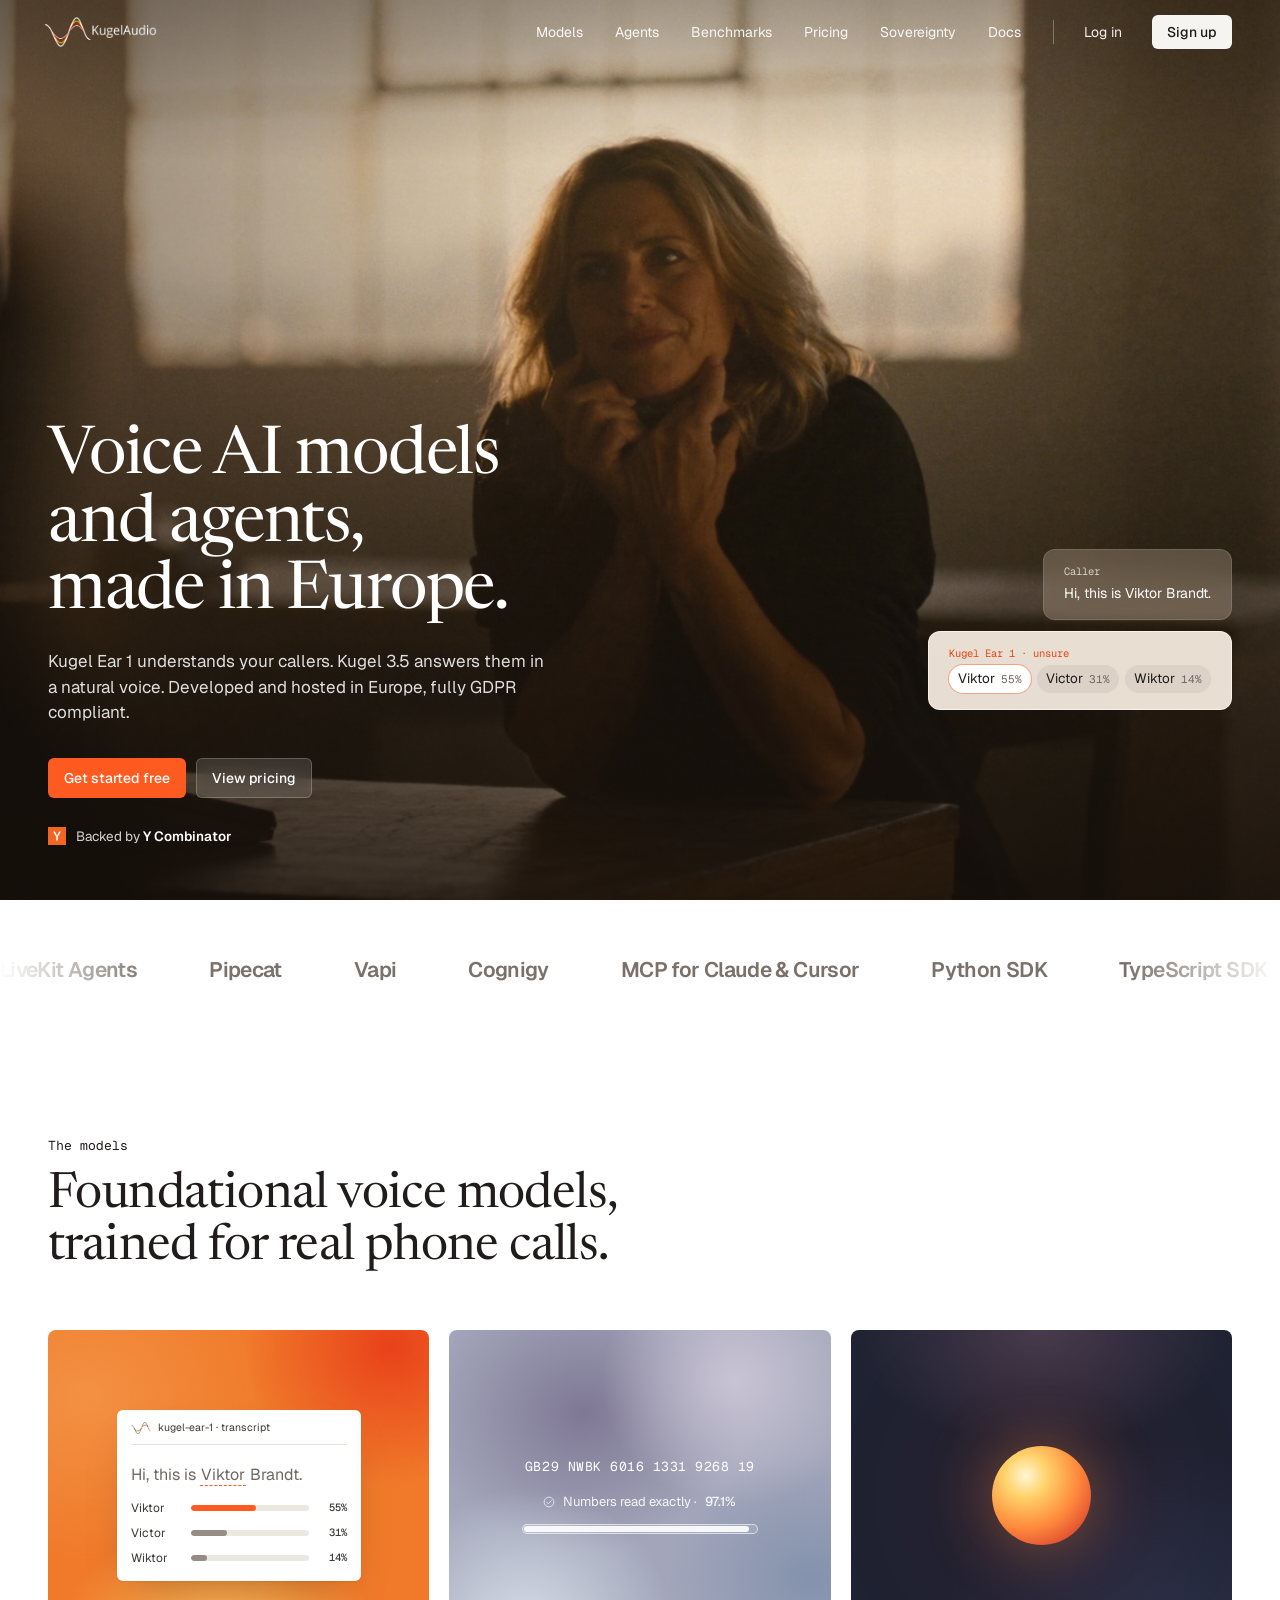
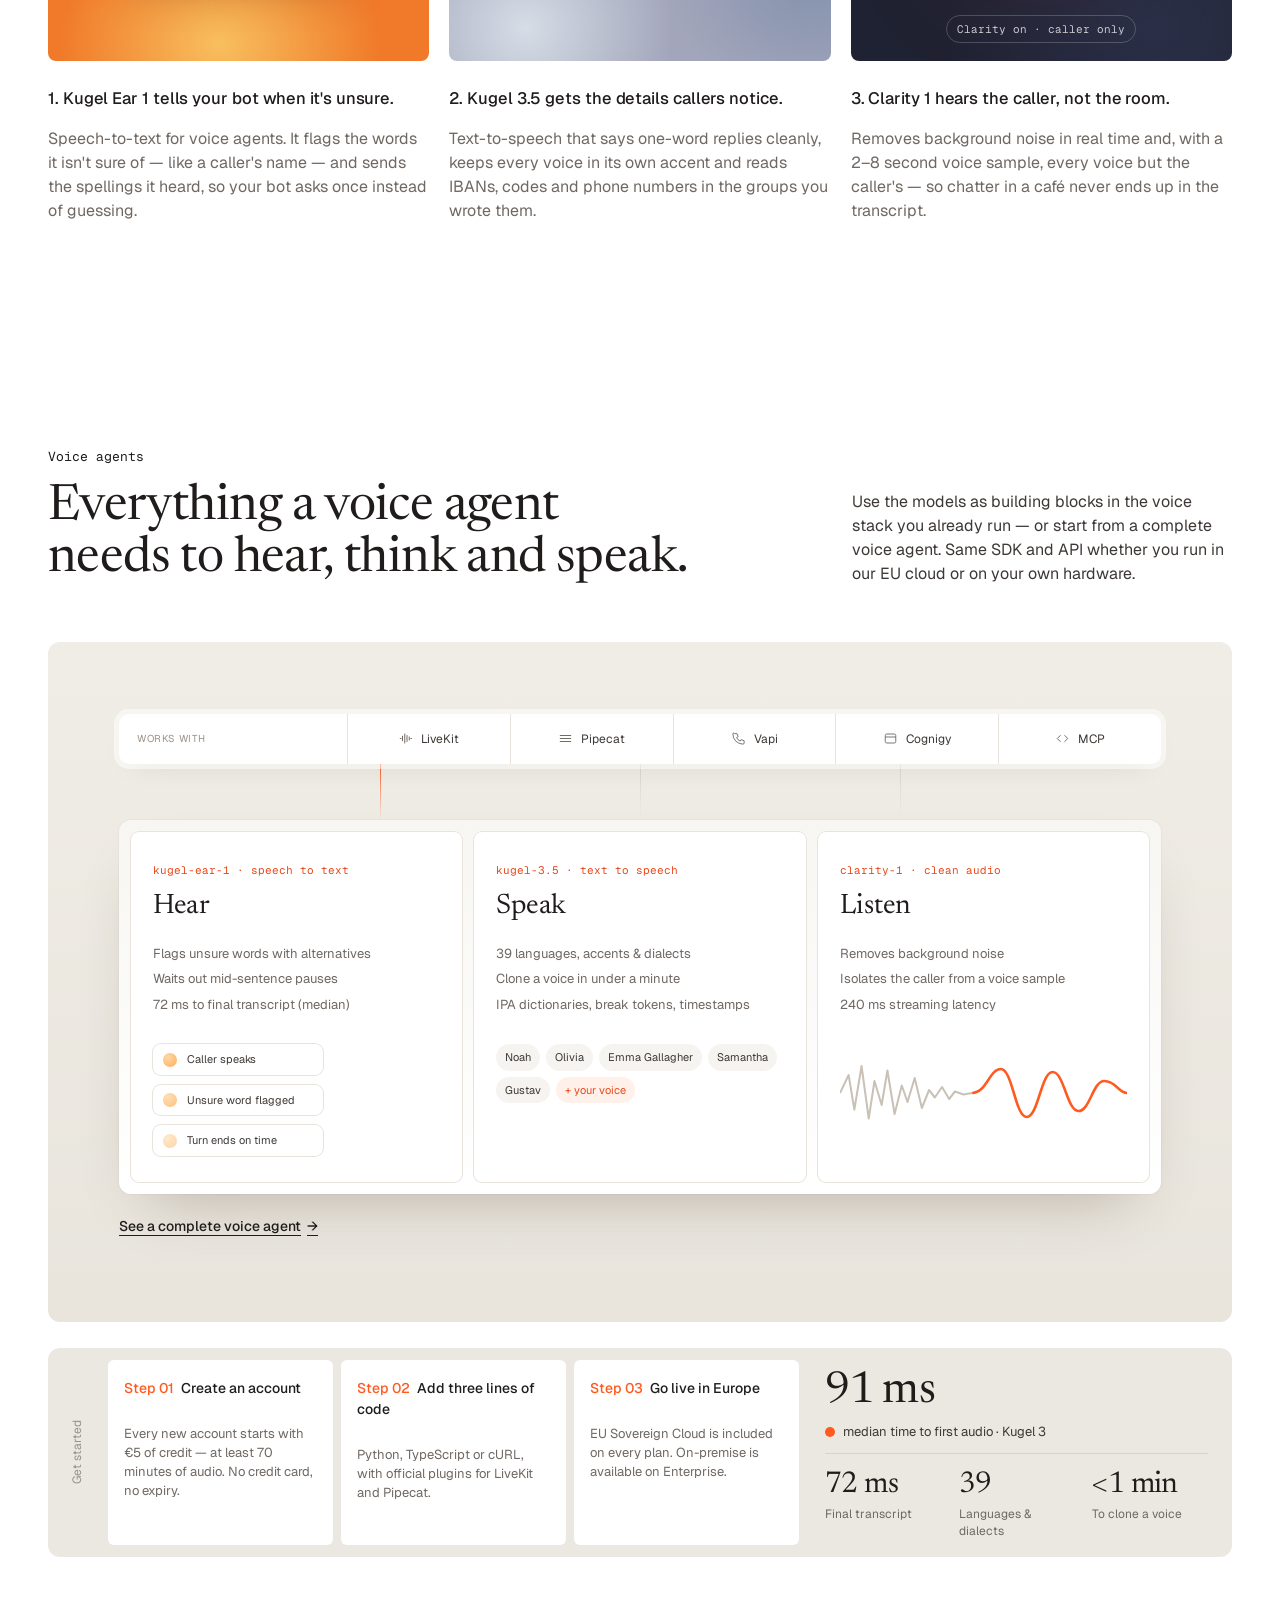
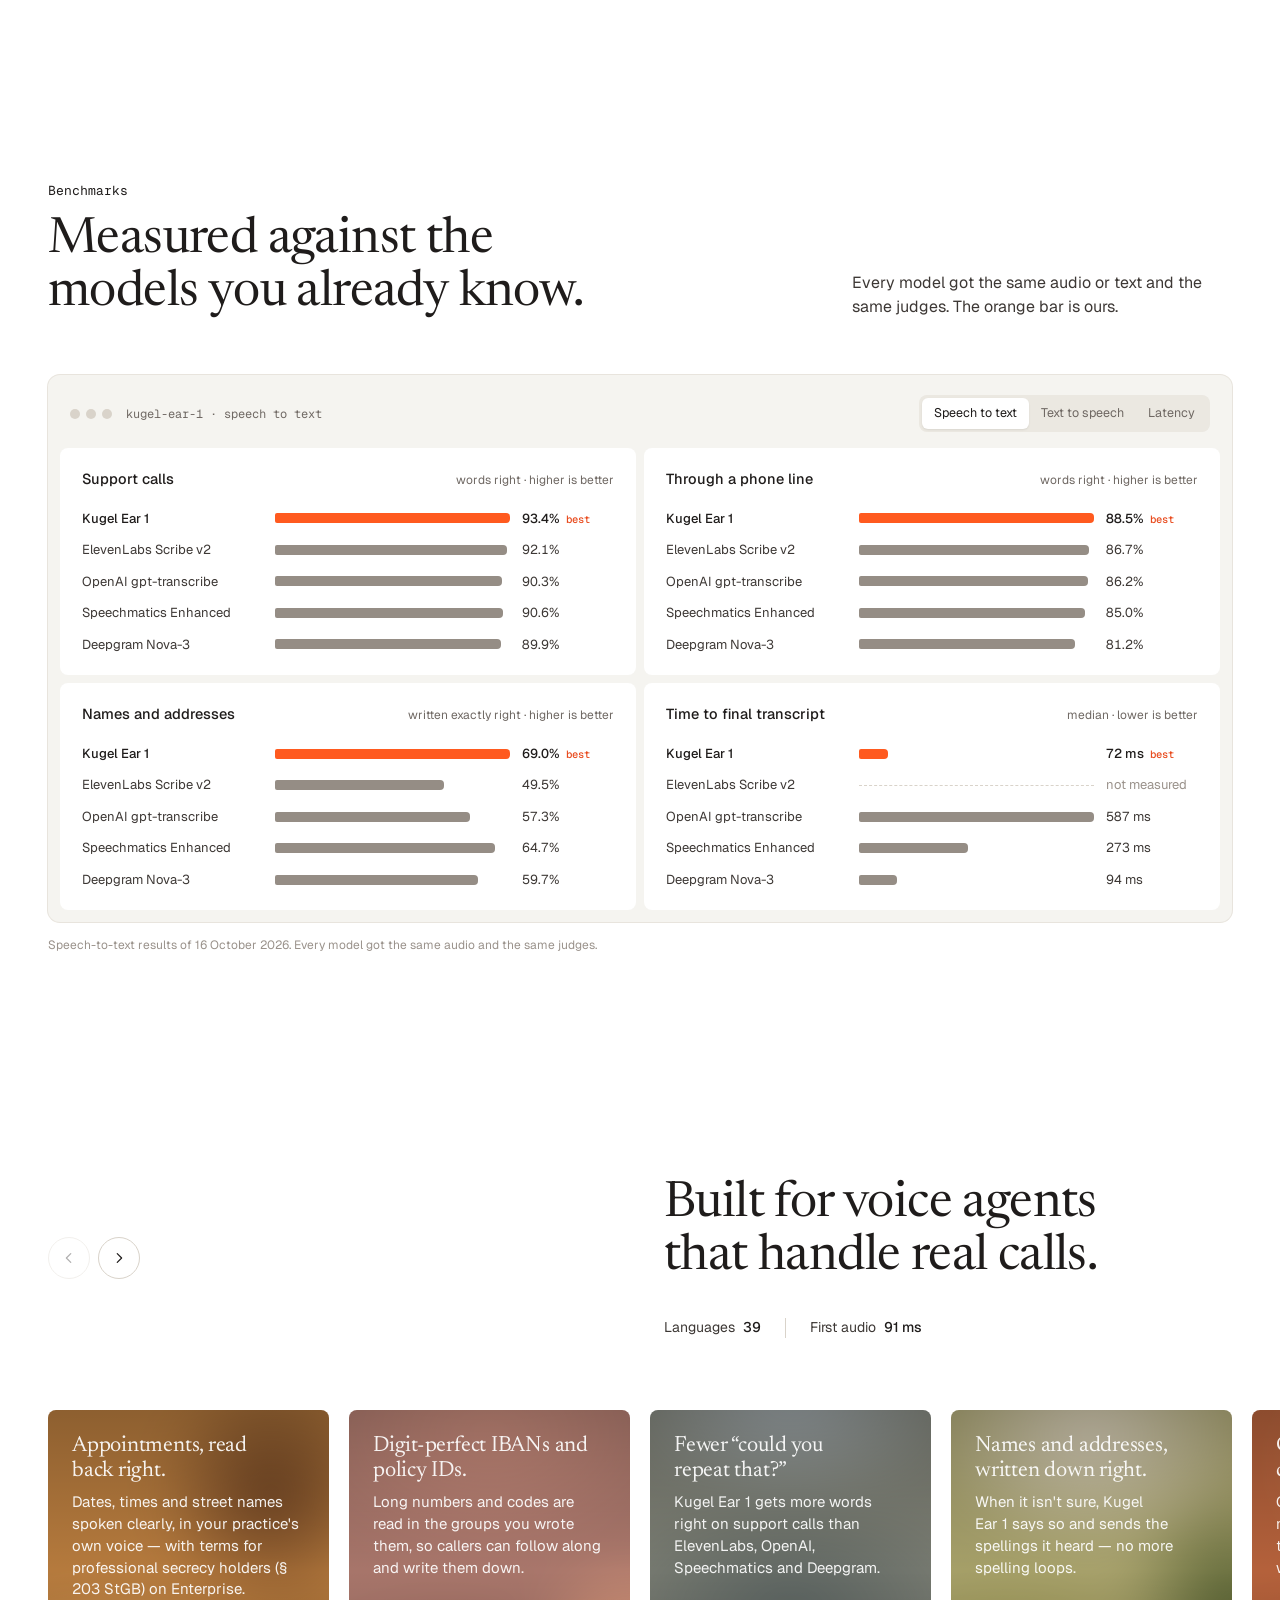
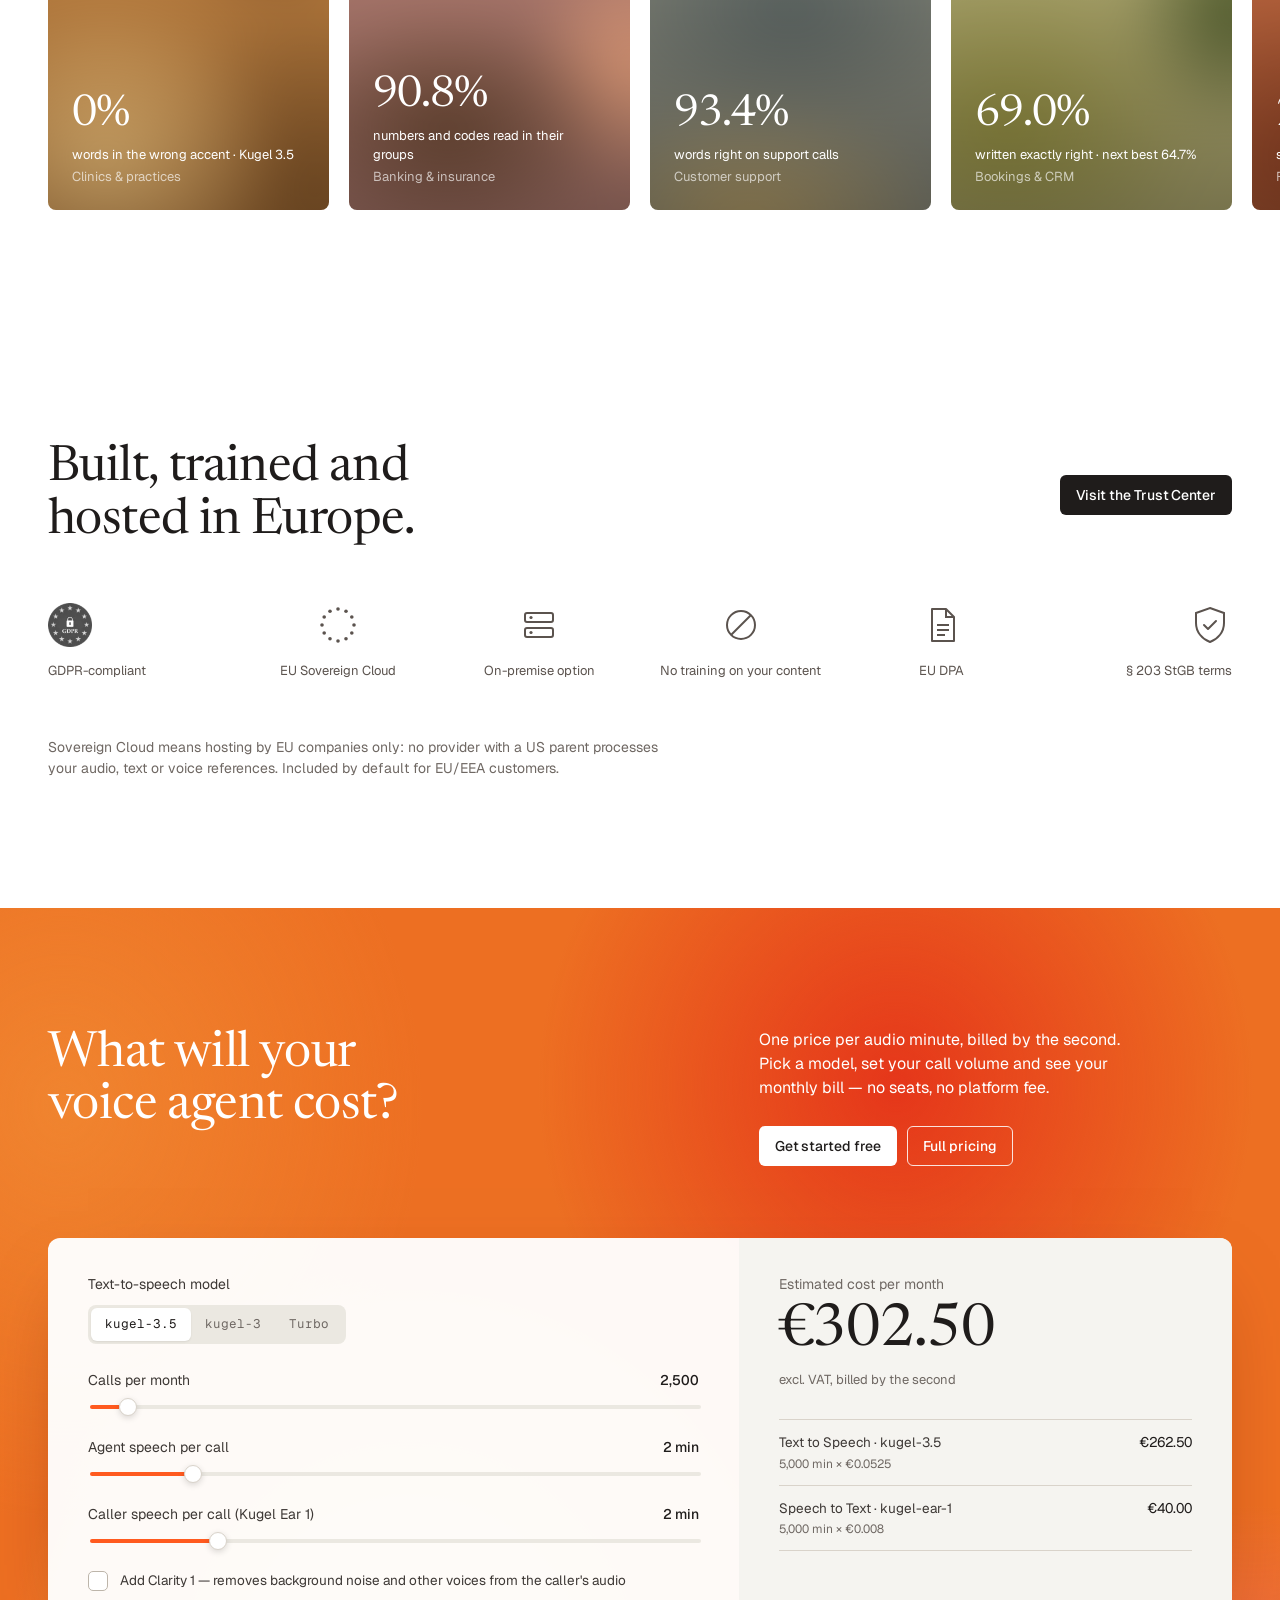
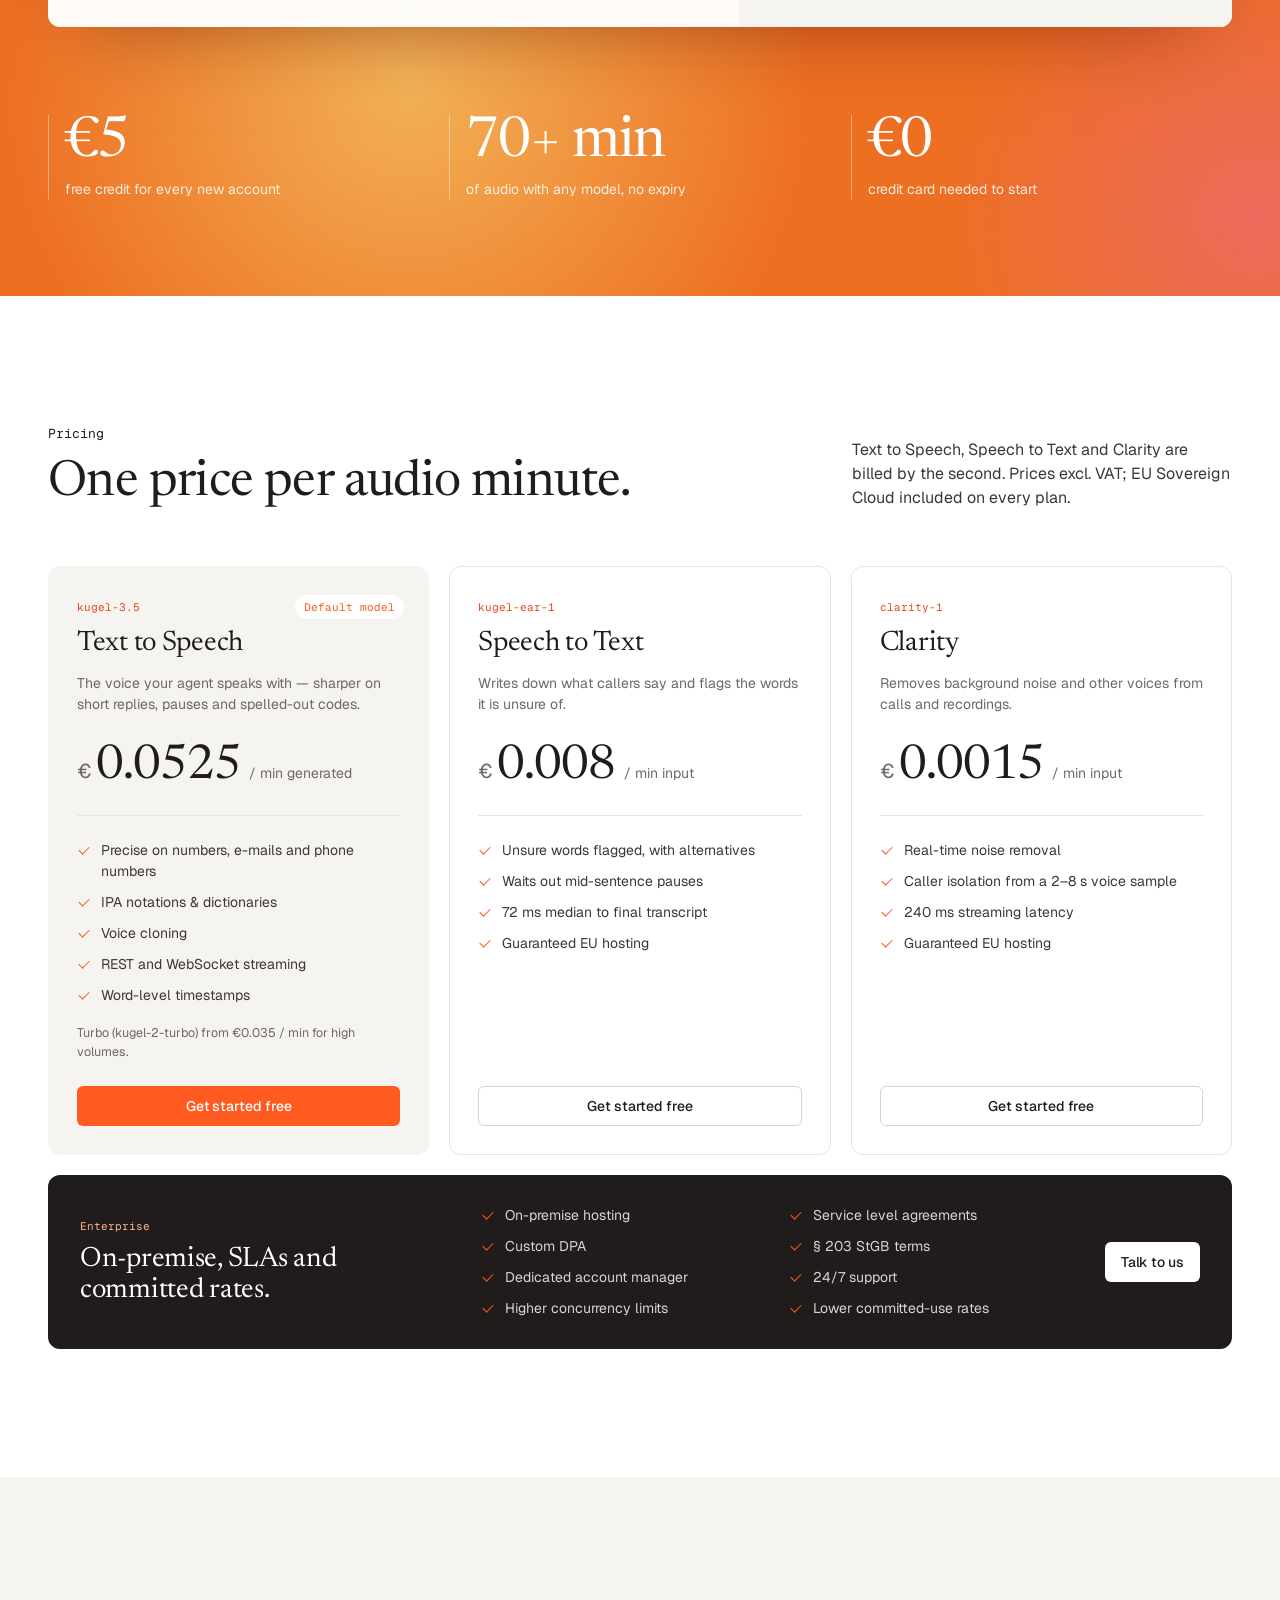
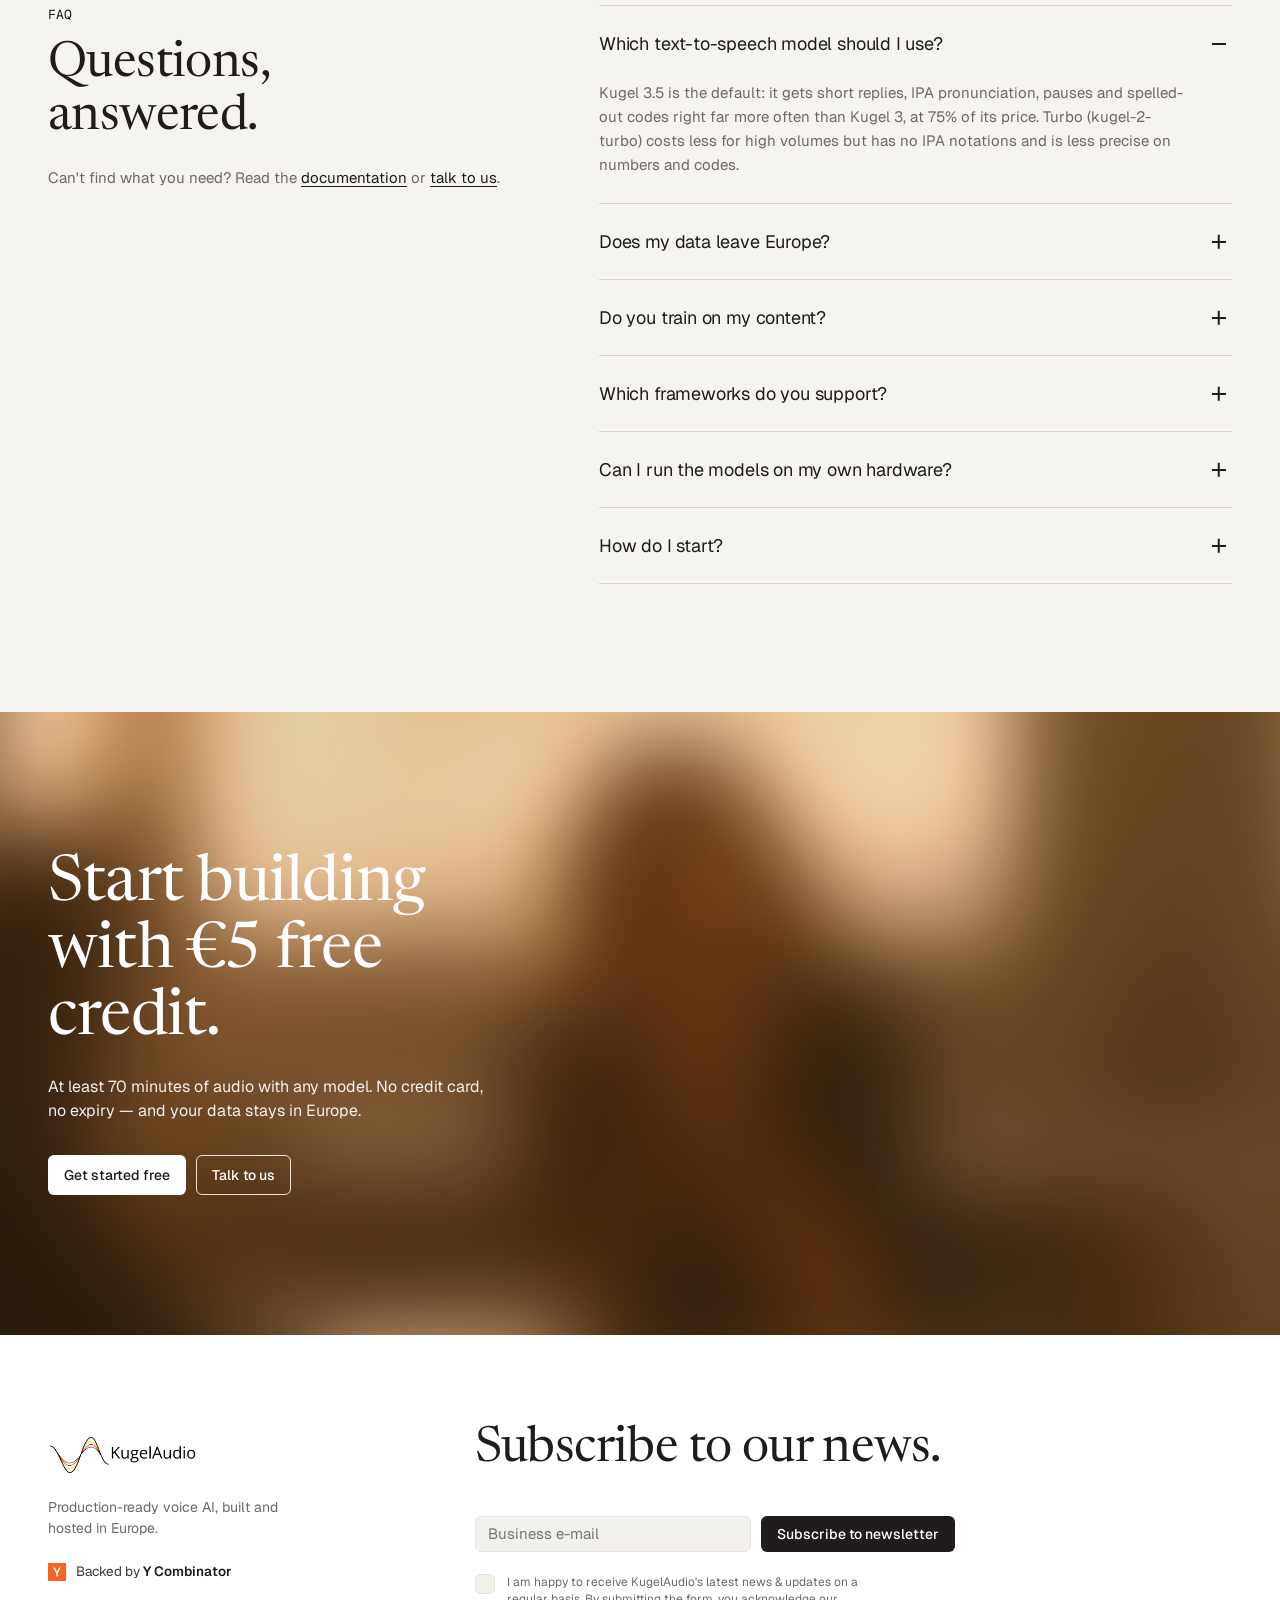
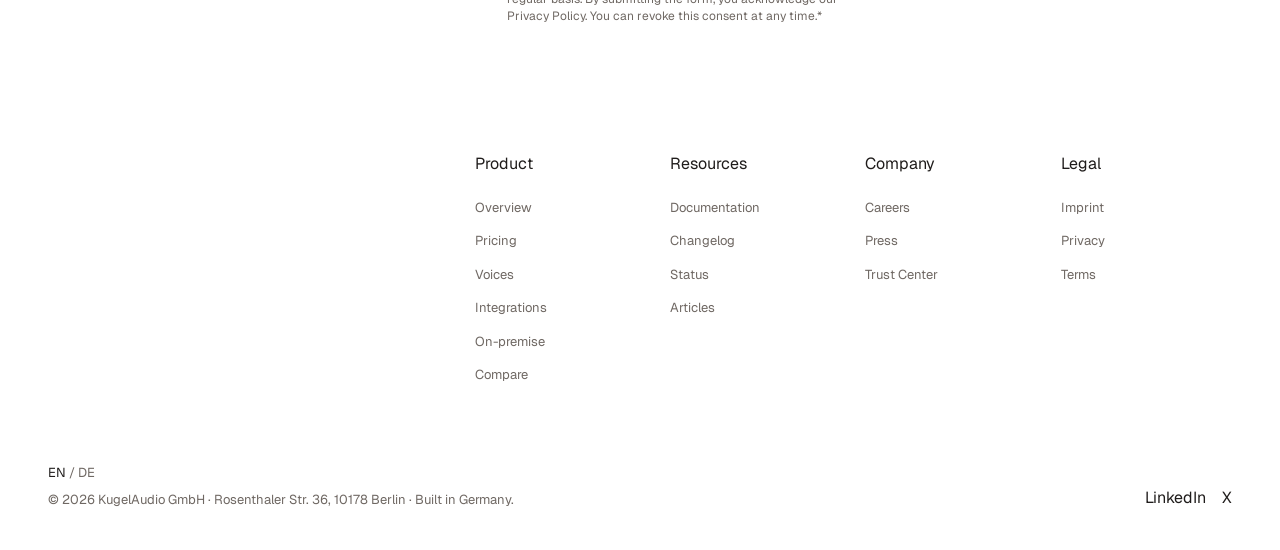
<file: index.html>
<!doctype html>
<html lang="en">
<head>
  <meta charset="utf-8" />
  <meta name="viewport" content="width=device-width, initial-scale=1" />
  <title>KugelAudio — Voice AI models and agents, made in Europe</title>
  <meta name="description" content="Foundational voice AI for agents that answer your phone line. Kugel Ear 1 understands your callers, Kugel 3.5 answers them in a natural voice, Clarity 1 hears only the caller. Developed and hosted in Europe, fully GDPR compliant." />
  <meta property="og:title" content="KugelAudio — Voice AI made in Europe" />
  <meta property="og:description" content="Speech-to-text, text-to-speech and clean audio for voice agents. 39 languages, EU-hosted, backed by Y Combinator." />
  <meta property="og:image" content="assets/logos/og-image.png" />
  <meta name="theme-color" content="#1f1c1b" />
  <link rel="icon" href="assets/logos/favicon.ico" sizes="any" />
  <link rel="apple-touch-icon" href="assets/logos/apple-icon.png" />

  <link rel="preconnect" href="https://fonts.googleapis.com" />
  <link rel="preconnect" href="https://fonts.gstatic.com" crossorigin />
  <link href="https://fonts.googleapis.com/css2?family=Geist:wght@300..700&family=Geist+Mono:wght@400;500&family=Newsreader:ital,opsz,wght@0,6..72,300..500;1,6..72,300..500&display=swap" rel="stylesheet" />
  <link rel="preload" as="image" href="assets/img/hero.jpg" />
  <link rel="stylesheet" href="styles.css" />
</head>
<body>

  <!-- ============ NAV ============ -->
  <header class="nav nav--overlay" id="nav">
    <div class="nav__inner container">
      <a href="#top" class="nav__brand" aria-label="KugelAudio home">
        <img class="logo logo--dark" src="assets/logos/logo-banner-transparent-darkmode.png" alt="KugelAudio" width="2160" height="693" />
        <img class="logo logo--light" src="assets/logos/logo-banner-transparent.png" alt="KugelAudio" width="2160" height="693" />
      </a>
      <nav class="nav__links" aria-label="Main">
        <a href="#models">Models</a>
        <a href="#platform">Agents</a>
        <a href="#benchmarks">Benchmarks</a>
        <a href="#pricing">Pricing</a>
        <a href="#security">Sovereignty</a>
        <a href="https://docs.kugelaudio.com/">Docs</a>
      </nav>
      <div class="nav__cta">
        <span class="nav__sep" aria-hidden="true"></span>
        <a href="https://www.kugelaudio.com/en/signin" class="nav__login">Log in</a>
        <a href="/signup" class="btn btn--light btn--sm">Sign up</a>
      </div>
      <button class="nav__burger" id="burger" aria-label="Open menu" aria-expanded="false"><span></span><span></span></button>
    </div>
    <div class="nav__mobile" id="mobileMenu">
      <a href="#models">Models</a><a href="#platform">Agents</a><a href="#benchmarks">Benchmarks</a>
      <a href="#pricing">Pricing</a><a href="#security">Sovereignty</a><a href="https://docs.kugelaudio.com/">Docs</a>
      <a href="/signup" class="btn btn--accent">Sign up</a>
    </div>
  </header>

  <main id="top">
    <!-- ============ HERO ============ -->
    <section class="hero">
      <div class="hero__media" aria-hidden="true">
        <img src="assets/img/hero.jpg" alt="" width="2048" height="1152" fetchpriority="high" />
      </div>
      <div class="hero__shade" aria-hidden="true"></div>

      <div class="container hero__inner">
        <div class="hero__copy">
          <h1 class="hero__title reveal">Voice AI models and agents, made in Europe.</h1>
          <p class="hero__lead reveal">Kugel Ear 1 understands your callers. Kugel 3.5 answers them in a natural voice. Developed and hosted in Europe, fully GDPR compliant.</p>
          <div class="hero__actions reveal">
            <a href="/signup" class="btn btn--accent">Get started free</a>
            <a href="#pricing" class="btn btn--glass">View pricing</a>
          </div>
          <p class="yc yc--light reveal"><img src="assets/logos/yc.svg" alt="" width="18" height="18" /><span>Backed by <b>Y Combinator</b></span></p>
        </div>

        <div class="chat" id="chat" aria-label="Example call: Kugel Ear 1 flags an uncertain name so the agent asks once" aria-live="off">
          <div class="chat__stack" id="chatStack"></div>
          <div class="chat__done" id="chatDone">
            <svg viewBox="0 0 16 16" width="14" height="14" aria-hidden="true"><path d="M3 8.5l3 3 7-7" fill="none" stroke="currentColor" stroke-width="1.6" stroke-linecap="round" stroke-linejoin="round"/></svg>
            Final transcript in 72 ms
          </div>
        </div>
      </div>
    </section>

    <!-- ============ WORKS WITH ============ -->
    <section class="logos" aria-label="Works with">
      <div class="logos__track">
        <span>LiveKit Agents</span><span>Pipecat</span><span>Vapi</span><span>Cognigy</span><span>MCP for Claude &amp; Cursor</span>
        <span>Python SDK</span><span>TypeScript SDK</span><span>REST</span><span>WebSocket streaming</span>
        <span aria-hidden="true">LiveKit Agents</span><span aria-hidden="true">Pipecat</span><span aria-hidden="true">Vapi</span><span aria-hidden="true">Cognigy</span><span aria-hidden="true">MCP for Claude &amp; Cursor</span>
        <span aria-hidden="true">Python SDK</span><span aria-hidden="true">TypeScript SDK</span><span aria-hidden="true">REST</span><span aria-hidden="true">WebSocket streaming</span>
      </div>
    </section>

    <!-- ============ THE MODELS ============ -->
    <section class="section" id="models">
      <div class="container">
        <header class="head reveal">
          <span class="eyebrow">The models</span>
          <h2>Foundational voice models, trained for real phone calls.</h2>
        </header>

        <div class="diff">
          <article class="diff__card reveal">
            <div class="diff__art diff__art--ember">
              <div class="mini mini--ear">
                <div class="mini__head"><img src="assets/logos/mark.png" alt="" width="20" height="12" /> kugel-ear-1 · transcript</div>
                <p class="mini__line">Hi, this is <mark>Viktor</mark> Brandt.</p>
                <div class="alts" aria-label="Alternative spellings Kugel Ear 1 heard">
                  <div><span>Viktor</span><i style="--w:55%"></i><b>55%</b></div>
                  <div><span>Victor</span><i style="--w:31%"></i><b>31%</b></div>
                  <div><span>Wiktor</span><i style="--w:14%"></i><b>14%</b></div>
                </div>
              </div>
            </div>
            <h3>1. Kugel Ear 1 tells your bot when it's unsure.</h3>
            <p>Speech-to-text for voice agents. It flags the words it isn't sure of — like a caller's name — and sends the spellings it heard, so your bot asks once instead of guessing.</p>
          </article>

          <article class="diff__card reveal">
            <div class="diff__art diff__art--mist">
              <div class="mini mini--progress">
                <code class="mini__code">GB29 NWBK 6016 1331 9268 19</code>
                <span><svg viewBox="0 0 16 16" width="12" height="12" aria-hidden="true"><circle cx="8" cy="8" r="6.5" fill="none" stroke="currentColor"/><path d="M5 8.2l2 2 4-4" fill="none" stroke="currentColor" stroke-linecap="round"/></svg> Numbers read exactly · <b data-count="97.1" data-decimals="1" data-suffix="%">0</b></span>
                <div class="mini__bar"><i></i></div>
              </div>
            </div>
            <h3>2. Kugel 3.5 gets the details callers notice.</h3>
            <p>Text-to-speech that says one-word replies cleanly, keeps every voice in its own accent and reads IBANs, codes and phone numbers in the groups you wrote them.</p>
          </article>

          <article class="diff__card reveal">
            <div class="diff__art diff__art--night">
              <div class="orb" aria-hidden="true"></div>
              <span class="diff__chip">Clarity on · caller only</span>
            </div>
            <h3>3. Clarity 1 hears the caller, not the room.</h3>
            <p>Removes background noise in real time and, with a 2–8 second voice sample, every voice but the caller's — so chatter in a café never ends up in the transcript.</p>
          </article>
        </div>
      </div>
    </section>

    <!-- ============ AGENTS / PLATFORM ============ -->
    <section class="section section--tight" id="platform">
      <div class="container">
        <header class="head head--split reveal">
          <div>
            <span class="eyebrow">Voice agents</span>
            <h2>Everything a voice agent needs to hear, think and speak.</h2>
          </div>
          <p>Use the models as building blocks in the voice stack you already run — or start from a complete voice agent. Same SDK and API whether you run in our EU cloud or on your own hardware.</p>
        </header>

        <div class="stage reveal">
          <div class="channels">
            <span class="channels__label">Works with</span>
            <span><svg viewBox="0 0 20 20" width="15" height="15" aria-hidden="true"><path d="M3 10h1M6 7v6M9 4v12M12 6v8M15 8v4M18 10h-1" stroke="currentColor" stroke-width="1.3" stroke-linecap="round"/></svg>LiveKit</span>
            <span><svg viewBox="0 0 20 20" width="15" height="15" aria-hidden="true"><path d="M3 6h14M3 10h14M3 14h14" stroke="currentColor" stroke-width="1.3" stroke-linecap="round"/></svg>Pipecat</span>
            <span><svg viewBox="0 0 20 20" width="15" height="15" aria-hidden="true"><path d="M5 3.5h3l1.5 4-2 1.3a9 9 0 004.7 4.7l1.3-2 4 1.5v3A1.5 1.5 0 0116 17.5 13.5 13.5 0 012.5 4 1.5 1.5 0 014 2.5z" fill="none" stroke="currentColor" stroke-width="1.2" stroke-linejoin="round"/></svg>Vapi</span>
            <span><svg viewBox="0 0 20 20" width="15" height="15" aria-hidden="true"><rect x="3" y="4" width="14" height="12" rx="2" fill="none" stroke="currentColor" stroke-width="1.2"/><path d="M3 8h14" stroke="currentColor" stroke-width="1.2"/></svg>Cognigy</span>
            <span><svg viewBox="0 0 20 20" width="15" height="15" aria-hidden="true"><path d="M7 6l-4 4 4 4M13 6l4 4-4 4" fill="none" stroke="currentColor" stroke-width="1.3" stroke-linecap="round" stroke-linejoin="round"/></svg>MCP</span>
          </div>
          <div class="stage__wires" aria-hidden="true"><i></i><i></i><i></i></div>

          <div class="modules">
            <article class="module">
              <span class="module__id">kugel-ear-1 · speech to text</span>
              <h3>Hear</h3>
              <ul><li>Flags unsure words with alternatives</li><li>Waits out mid-sentence pauses</li><li>72 ms to final transcript (median)</li></ul>
              <div class="flow" aria-hidden="true">
                <span><i></i>Caller speaks</span>
                <span><i></i>Unsure word flagged</span>
                <span><i></i>Turn ends on time</span>
              </div>
            </article>
            <article class="module">
              <span class="module__id">kugel-3.5 · text to speech</span>
              <h3>Speak</h3>
              <ul><li>39 languages, accents &amp; dialects</li><li>Clone a voice in under a minute</li><li>IPA dictionaries, break tokens, timestamps</li></ul>
              <div class="chips" aria-hidden="true">
                <span>Noah</span><span>Olivia</span><span>Emma Gallagher</span><span>Samantha</span><span>Gustav</span><span class="chips__you">+ your voice</span>
              </div>
            </article>
            <article class="module">
              <span class="module__id">clarity-1 · clean audio</span>
              <h3>Listen</h3>
              <ul><li>Removes background noise</li><li>Isolates the caller from a voice sample</li><li>240 ms streaming latency</li></ul>
              <svg class="spark" viewBox="0 0 200 60" preserveAspectRatio="none" aria-hidden="true">
                <path d="M0 30 L6 18 L10 41 L15 12 L20 47 L24 22 L29 38 L33 15 L38 44 L43 25 L47 36 L52 20 L57 40 L62 28 L66 33 L71 26 L76 34 L80 29 L86 31 L92 30" fill="none" stroke="#c9c1b6" stroke-width="1.4" stroke-linejoin="round"/>
                <path d="M92 30 C102 30 104 14 112 14 S122 46 130 46 140 16 148 16 158 42 166 42 176 22 184 22 194 30 200 30" fill="none" stroke="#ff5a1f" stroke-width="1.8"/>
              </svg>
            </article>
          </div>
          <a class="stage__link" href="https://www.kugelaudio.com/en/integrations">See a complete voice agent <span aria-hidden="true">→</span></a>
        </div>

        <div class="strip reveal">
          <span class="strip__label">Get started</span>
          <ol class="strip__steps">
            <li><span class="strip__k">Step 01</span> Create an account<p>Every new account starts with €5 of credit — at least 70 minutes of audio. No credit card, no expiry.</p></li>
            <li><span class="strip__k">Step 02</span> Add three lines of code<p>Python, TypeScript or cURL, with official plugins for LiveKit and Pipecat.</p></li>
            <li><span class="strip__k">Step 03</span> Go live in Europe<p>EU Sovereign Cloud is included on every plan. On-premise is available on Enterprise.</p></li>
          </ol>
          <div class="strip__stats">
            <div class="strip__big"><b data-count="91" data-suffix=" ms">0</b><span><i></i>median time to first audio · Kugel 3</span></div>
            <div class="strip__small">
              <div><b data-count="72" data-suffix=" ms">0</b><span>Final transcript</span></div>
              <div><b data-count="39">0</b><span>Languages &amp; dialects</span></div>
              <div><b>&lt;1 min</b><span>To clone a voice</span></div>
            </div>
          </div>
        </div>
      </div>
    </section>

    <!-- ============ BENCHMARKS ============ -->
    <section class="section" id="benchmarks">
      <div class="container">
        <header class="head head--split reveal">
          <div>
            <span class="eyebrow">Benchmarks</span>
            <h2>Measured against the models you already know.</h2>
          </div>
          <p>Every model got the same audio or text and the same judges. The orange bar is ours.</p>
        </header>

        <div class="dash reveal" id="bench">
          <div class="dash__bar">
            <div class="dash__title">
              <span class="dots"><i></i><i></i><i></i></span>
              <span id="benchTitle">kugel-ear-1 · speech to text</span>
            </div>
            <div class="seg" role="tablist" aria-label="Benchmark">
              <button role="tab" data-bench="stt" class="is-active" aria-selected="true">Speech to text</button>
              <button role="tab" data-bench="tts" aria-selected="false">Text to speech</button>
              <button role="tab" data-bench="lat" aria-selected="false">Latency</button>
            </div>
          </div>
          <div class="bench" id="benchGrid" role="tabpanel"></div>
          <div class="bench__tip" id="benchTip" role="status"></div>
        </div>
        <p class="footnote" id="benchNote"></p>
      </div>
    </section>

    <!-- ============ USE CASES ============ -->
    <section class="section section--tight" id="usecases">
      <div class="container">
        <header class="cases__head reveal">
          <div class="arrows">
            <button class="arrow-btn" id="casePrev" aria-label="Previous use case"><svg viewBox="0 0 16 16" width="14" height="14"><path d="M10 3L5 8l5 5" fill="none" stroke="currentColor" stroke-width="1.4" stroke-linecap="round" stroke-linejoin="round"/></svg></button>
            <button class="arrow-btn" id="caseNext" aria-label="Next use case"><svg viewBox="0 0 16 16" width="14" height="14"><path d="M6 3l5 5-5 5" fill="none" stroke="currentColor" stroke-width="1.4" stroke-linecap="round" stroke-linejoin="round"/></svg></button>
          </div>
          <div>
            <h2>Built for voice agents that handle real calls.</h2>
            <p class="cases__meta"><span>Languages</span> <b>39</b><i></i><span>First audio</span> <b>91 ms</b></p>
          </div>
        </header>
      </div>
      <div class="cases" id="cases">
        <article class="case case--amber">
          <p class="case__quote"><strong>Appointments, read back right.</strong>Dates, times and street names spoken clearly, in your practice's own voice — with terms for professional secrecy holders (§ 203 StGB) on Enterprise.</p>
          <div class="case__foot"><b>0%</b><span>words in the wrong accent · Kugel 3.5</span><small>Clinics &amp; practices</small></div>
        </article>
        <article class="case case--dusk">
          <p class="case__quote"><strong>Digit-perfect IBANs and policy IDs.</strong>Long numbers and codes are read in the groups you wrote them, so callers can follow along and write them down.</p>
          <div class="case__foot"><b>90.8%</b><span>numbers and codes read in their groups</span><small>Banking &amp; insurance</small></div>
        </article>
        <article class="case case--lake">
          <p class="case__quote"><strong>Fewer “could you repeat that?”</strong>Kugel Ear 1 gets more words right on support calls than ElevenLabs, OpenAI, Speechmatics and Deepgram.</p>
          <div class="case__foot"><b>93.4%</b><span>words right on support calls</span><small>Customer support</small></div>
        </article>
        <article class="case case--field">
          <p class="case__quote"><strong>Names and addresses, written down right.</strong>When it isn't sure, Kugel Ear 1 says so and sends the spellings it heard — no more spelling loops.</p>
          <div class="case__foot"><b>69.0%</b><span>written exactly right · next best 64.7%</span><small>Bookings &amp; CRM</small></div>
        </article>
        <article class="case case--clay">
          <p class="case__quote"><strong>Callers on a construction site.</strong>Clarity 1 removes background noise and other voices in real time, so your agent answers when the caller stops talking.</p>
          <div class="case__foot"><b>240 ms</b><span>streaming latency · Clarity 1</span><small>Field service &amp; logistics</small></div>
        </article>
      </div>
    </section>

    <!-- ============ SOVEREIGNTY ============ -->
    <section class="section" id="security">
      <div class="container">
        <header class="head head--split head--center reveal">
          <h2>Built, trained and hosted in Europe.</h2>
          <a href="https://www.kugelaudio.com/en/trust" class="btn btn--dark">Visit the Trust Center</a>
        </header>
        <ul class="badges reveal">
          <li><img src="assets/logos/gdpr-badge.png" alt="" width="44" height="44" /><span>GDPR-compliant</span></li>
          <li><svg viewBox="0 0 44 44" width="44" height="44" aria-hidden="true"><g fill="currentColor">
            <circle cx="22" cy="6" r="1.8"/><circle cx="30" cy="8.2" r="1.8"/><circle cx="35.8" cy="14" r="1.8"/><circle cx="38" cy="22" r="1.8"/><circle cx="35.8" cy="30" r="1.8"/><circle cx="30" cy="35.8" r="1.8"/><circle cx="22" cy="38" r="1.8"/><circle cx="14" cy="35.8" r="1.8"/><circle cx="8.2" cy="30" r="1.8"/><circle cx="6" cy="22" r="1.8"/><circle cx="8.2" cy="14" r="1.8"/><circle cx="14" cy="8.2" r="1.8"/></g></svg><span>EU Sovereign Cloud</span></li>
          <li><svg viewBox="0 0 44 44" width="44" height="44" aria-hidden="true"><rect x="8" y="10" width="28" height="9" rx="2" fill="none" stroke="currentColor" stroke-width="2"/><rect x="8" y="25" width="28" height="9" rx="2" fill="none" stroke="currentColor" stroke-width="2"/><circle cx="14" cy="14.5" r="1.6" fill="currentColor"/><circle cx="14" cy="29.5" r="1.6" fill="currentColor"/></svg><span>On-premise option</span></li>
          <li><svg viewBox="0 0 44 44" width="44" height="44" aria-hidden="true"><circle cx="22" cy="22" r="14" fill="none" stroke="currentColor" stroke-width="2"/><path d="M12 32L32 12" stroke="currentColor" stroke-width="2"/></svg><span>No training on your content</span></li>
          <li><svg viewBox="0 0 44 44" width="44" height="44" aria-hidden="true"><path d="M12 6h14l8 8v24H12z" fill="none" stroke="currentColor" stroke-width="2" stroke-linejoin="round"/><path d="M26 6v8h8M17 22h12M17 27h12M17 32h8" fill="none" stroke="currentColor" stroke-width="2"/></svg><span>EU DPA</span></li>
          <li><svg viewBox="0 0 44 44" width="44" height="44" aria-hidden="true"><path d="M22 5l14 5v10c0 9-6 16-14 19C14 36 8 29 8 20V10z" fill="none" stroke="currentColor" stroke-width="2"/><path d="M16 22l4 4 8-8" fill="none" stroke="currentColor" stroke-width="2" stroke-linecap="round" stroke-linejoin="round"/></svg><span>§ 203 StGB terms</span></li>
        </ul>
        <p class="sov-note reveal">Sovereign Cloud means hosting by EU companies only: no provider with a US parent processes your audio, text or voice references. Included by default for EU/EEA customers.</p>
      </div>
    </section>

    <!-- ============ COST CALCULATOR ============ -->
    <section class="band" id="calculator">
      <div class="container">
        <div class="band__top reveal">
          <h2>What will your voice agent cost?</h2>
          <div>
            <p>One price per audio minute, billed by the second. Pick a model, set your call volume and see your monthly bill — no seats, no platform fee.</p>
            <div class="band__actions">
              <a href="/signup" class="btn btn--white">Get started free</a>
              <a href="https://www.kugelaudio.com/en/pricing" class="btn btn--outline-light">Full pricing</a>
            </div>
          </div>
        </div>

        <div class="roi reveal">
          <div class="roi__inputs">
            <div class="range range--seg">
              <span>Text-to-speech model</span>
              <div class="seg seg--calc" role="radiogroup" aria-label="Text-to-speech model">
                <button role="radio" data-model="kugel-3.5" data-rate="0.0525" class="is-active" aria-checked="true">kugel-3.5</button>
                <button role="radio" data-model="kugel-3" data-rate="0.07" aria-checked="false">kugel-3</button>
                <button role="radio" data-model="kugel-2-turbo" data-rate="0.035" aria-checked="false">Turbo</button>
              </div>
            </div>
            <label class="range">
              <span>Calls per month <b id="o-calls">2,500</b></span>
              <input type="range" id="r-calls" min="100" max="50000" step="100" value="2500" />
            </label>
            <label class="range">
              <span>Agent speech per call <b id="o-tts">2 min</b></span>
              <input type="range" id="r-tts" min="0.5" max="10" step="0.5" value="2" />
            </label>
            <label class="range">
              <span>Caller speech per call (Kugel Ear 1) <b id="o-stt">2 min</b></span>
              <input type="range" id="r-stt" min="0" max="10" step="0.5" value="2" />
            </label>
            <label class="check check--form calc__clarity">
              <input type="checkbox" id="r-clarity" />
              <span>Add Clarity 1 — removes background noise and other voices from the caller's audio</span>
            </label>
          </div>
          <div class="roi__result">
            <span>Estimated cost per month</span>
            <b id="calcOut">€0</b>
            <small>excl. VAT, billed by the second</small>
            <dl class="calc__lines" id="calcLines"></dl>
          </div>
        </div>

        <div class="band__stats reveal">
          <div><b>€5</b><span>free credit for every new account</span></div>
          <div><b>70+ min</b><span>of audio with any model, no expiry</span></div>
          <div><b>€0</b><span>credit card needed to start</span></div>
        </div>
      </div>
    </section>

    <!-- ============ PRICING ============ -->
    <section class="section" id="pricing">
      <div class="container">
        <header class="head head--split reveal">
          <div>
            <span class="eyebrow">Pricing</span>
            <h2>One price per audio minute.</h2>
          </div>
          <p>Text to Speech, Speech to Text and Clarity are billed by the second. Prices excl. VAT; EU Sovereign Cloud included on every plan.</p>
        </header>

        <div class="plans">
          <article class="plan plan--featured reveal">
            <span class="plan__badge">Default model</span>
            <span class="module__id">kugel-3.5</span>
            <h3>Text to Speech</h3>
            <p class="plan__desc">The voice your agent speaks with — sharper on short replies, pauses and spelled-out codes.</p>
            <div class="plan__price"><span class="cur">€</span><b>0.0525</b><span class="per">/ min generated</span></div>
            <ul class="checks">
              <li>Precise on numbers, e-mails and phone numbers</li><li>IPA notations &amp; dictionaries</li><li>Voice cloning</li><li>REST and WebSocket streaming</li><li>Word-level timestamps</li>
            </ul>
            <p class="plan__note">Turbo (kugel-2-turbo) from €0.035 / min for high volumes.</p>
            <a href="/signup" class="btn btn--accent">Get started free</a>
          </article>
          <article class="plan reveal">
            <span class="module__id">kugel-ear-1</span>
            <h3>Speech to Text</h3>
            <p class="plan__desc">Writes down what callers say and flags the words it is unsure of.</p>
            <div class="plan__price"><span class="cur">€</span><b>0.008</b><span class="per">/ min input</span></div>
            <ul class="checks">
              <li>Unsure words flagged, with alternatives</li><li>Waits out mid-sentence pauses</li><li>72 ms median to final transcript</li><li>Guaranteed EU hosting</li>
            </ul>
            <a href="/signup" class="btn btn--outline">Get started free</a>
          </article>
          <article class="plan reveal">
            <span class="module__id">clarity-1</span>
            <h3>Clarity</h3>
            <p class="plan__desc">Removes background noise and other voices from calls and recordings.</p>
            <div class="plan__price"><span class="cur">€</span><b>0.0015</b><span class="per">/ min input</span></div>
            <ul class="checks">
              <li>Real-time noise removal</li><li>Caller isolation from a 2–8 s voice sample</li><li>240 ms streaming latency</li><li>Guaranteed EU hosting</li>
            </ul>
            <a href="/signup" class="btn btn--outline">Get started free</a>
          </article>
        </div>

        <div class="enterprise reveal">
          <div>
            <span class="module__id">Enterprise</span>
            <h3>On-premise, SLAs and committed rates.</h3>
          </div>
          <ul class="checks checks--cols">
            <li>On-premise hosting</li><li>Service level agreements</li><li>Custom DPA</li><li>§ 203 StGB terms</li>
            <li>Dedicated account manager</li><li>24/7 support</li><li>Higher concurrency limits</li><li>Lower committed-use rates</li>
          </ul>
          <a href="https://www.kugelaudio.com/en#enterprise" class="btn btn--dark">Talk to us</a>
        </div>
      </div>
    </section>

    <!-- ============ FAQ ============ -->
    <section class="section section--sand" id="faq">
      <div class="container faq">
        <header class="faq__head reveal">
          <span class="eyebrow">FAQ</span>
          <h2>Questions, answered.</h2>
          <p>Can't find what you need? Read the <a href="https://docs.kugelaudio.com/">documentation</a> or <a href="https://www.kugelaudio.com/en#enterprise">talk to us</a>.</p>
        </header>
        <div class="faq__list">
          <details class="reveal" open>
            <summary>Which text-to-speech model should I use?</summary>
            <p>Kugel 3.5 is the default: it gets short replies, IPA pronunciation, pauses and spelled-out codes right far more often than Kugel 3, at 75% of its price. Turbo (kugel-2-turbo) costs less for high volumes but has no IPA notations and is less precise on numbers and codes.</p>
          </details>
          <details class="reveal">
            <summary>Does my data leave Europe?</summary>
            <p>No. The models are built, trained and hosted in the EU. With the EU Sovereign Cloud — included on every plan for EU/EEA customers — hosting is done by EU companies only, and no provider with a US parent processes your audio, text or voice references.</p>
          </details>
          <details class="reveal">
            <summary>Do you train on my content?</summary>
            <p>Never. Your audio, text and voice references are not used to train our models.</p>
          </details>
          <details class="reveal">
            <summary>Which frameworks do you support?</summary>
            <p>Official plugins for LiveKit Agents and Pipecat, built-in endpoints for Vapi and Cognigy, and an MCP server for Claude and Cursor. SDKs for Python and TypeScript, plus REST and WebSocket streaming for any other pipeline.</p>
          </details>
          <details class="reveal">
            <summary>Can I run the models on my own hardware?</summary>
            <p>Yes, on Enterprise. The models run in your data centre, behind your firewall, with the same SDK and API as the hosted service — so your integration doesn't change.</p>
          </details>
          <details class="reveal">
            <summary>How do I start?</summary>
            <p>Sign up — every new account gets €5 of Text to Speech credit, at least 70 minutes of audio with any model. No credit card, no expiry.</p>
          </details>
        </div>
      </div>
    </section>

    <!-- ============ CTA ============ -->
    <section class="cta" id="demo">
      <div class="cta__media" aria-hidden="true"><img src="assets/img/hero-small.jpg" alt="" width="720" height="405" loading="lazy" /></div>
      <div class="container cta__inner reveal">
        <h2>Start building with €5 free credit.</h2>
        <p>At least 70 minutes of audio with any model. No credit card, no expiry — and your data stays in Europe.</p>
        <div class="cta__actions">
          <a href="/signup" class="btn btn--white">Get started free</a>
          <a href="https://www.kugelaudio.com/en#enterprise" class="btn btn--outline-light">Talk to us</a>
        </div>
      </div>
    </section>
  </main>

  <!-- ============ FOOTER ============ -->
  <footer class="footer">
    <div class="container">
      <div class="footer__top">
        <div class="footer__brand">
          <img class="footer__logo" src="assets/logos/logo-banner-transparent.png" alt="KugelAudio" width="2160" height="693" />
          <p class="footer__tag">Production-ready voice AI, built and hosted in Europe.</p>
          <p class="yc"><img src="assets/logos/yc.svg" alt="" width="18" height="18" /><span>Backed by <b>Y Combinator</b></span></p>
        </div>
        <div class="news">
          <h2>Subscribe to our news.</h2>
          <form class="news__form" id="newsForm" novalidate>
            <input type="email" required placeholder="Business e-mail" aria-label="Business e-mail" />
            <button class="btn btn--dark" type="submit">Subscribe to newsletter</button>
          </form>
          <label class="check">
            <input type="checkbox" required />
            <span>I am happy to receive KugelAudio's latest news &amp; updates on a regular basis. By submitting the form, you acknowledge our Privacy Policy. You can revoke this consent at any time.*</span>
          </label>
          <small class="news__note" id="newsNote" role="status"></small>
        </div>
      </div>

      <div class="footer__cols">
        <div><h5>Product</h5><a href="#models">Overview</a><a href="#pricing">Pricing</a><a href="https://www.kugelaudio.com/en/voices">Voices</a><a href="https://www.kugelaudio.com/en/integrations">Integrations</a><a href="https://www.kugelaudio.com/en/on-premise">On-premise</a><a href="https://www.kugelaudio.com/en/compare">Compare</a></div>
        <div><h5>Resources</h5><a href="https://docs.kugelaudio.com/">Documentation</a><a href="https://docs.kugelaudio.com/changelog">Changelog</a><a href="https://www.kugelaudio.com/status">Status</a><a href="https://www.kugelaudio.com/en/articles">Articles</a></div>
        <div><h5>Company</h5><a href="https://www.kugelaudio.com/en/careers">Careers</a><a href="https://www.kugelaudio.com/en/press">Press</a><a href="https://www.kugelaudio.com/en/trust">Trust Center</a></div>
        <div><h5>Legal</h5><a href="https://www.kugelaudio.com/en/imprint">Imprint</a><a href="https://www.kugelaudio.com/en/privacy">Privacy</a><a href="https://www.kugelaudio.com/en/terms">Terms</a></div>
      </div>

      <div class="footer__base">
        <div>
          <span class="lang"><b>EN</b> / <span>DE</span></span>
          <span>© <span id="year"></span> KugelAudio GmbH · Rosenthaler Str. 36, 10178 Berlin · Built in Germany.</span>
        </div>
        <div class="footer__social"><a href="#">LinkedIn</a><a href="#">X</a></div>
      </div>
    </div>
  </footer>

  <script src="script.js"></script>
</body>
</html>
</file>
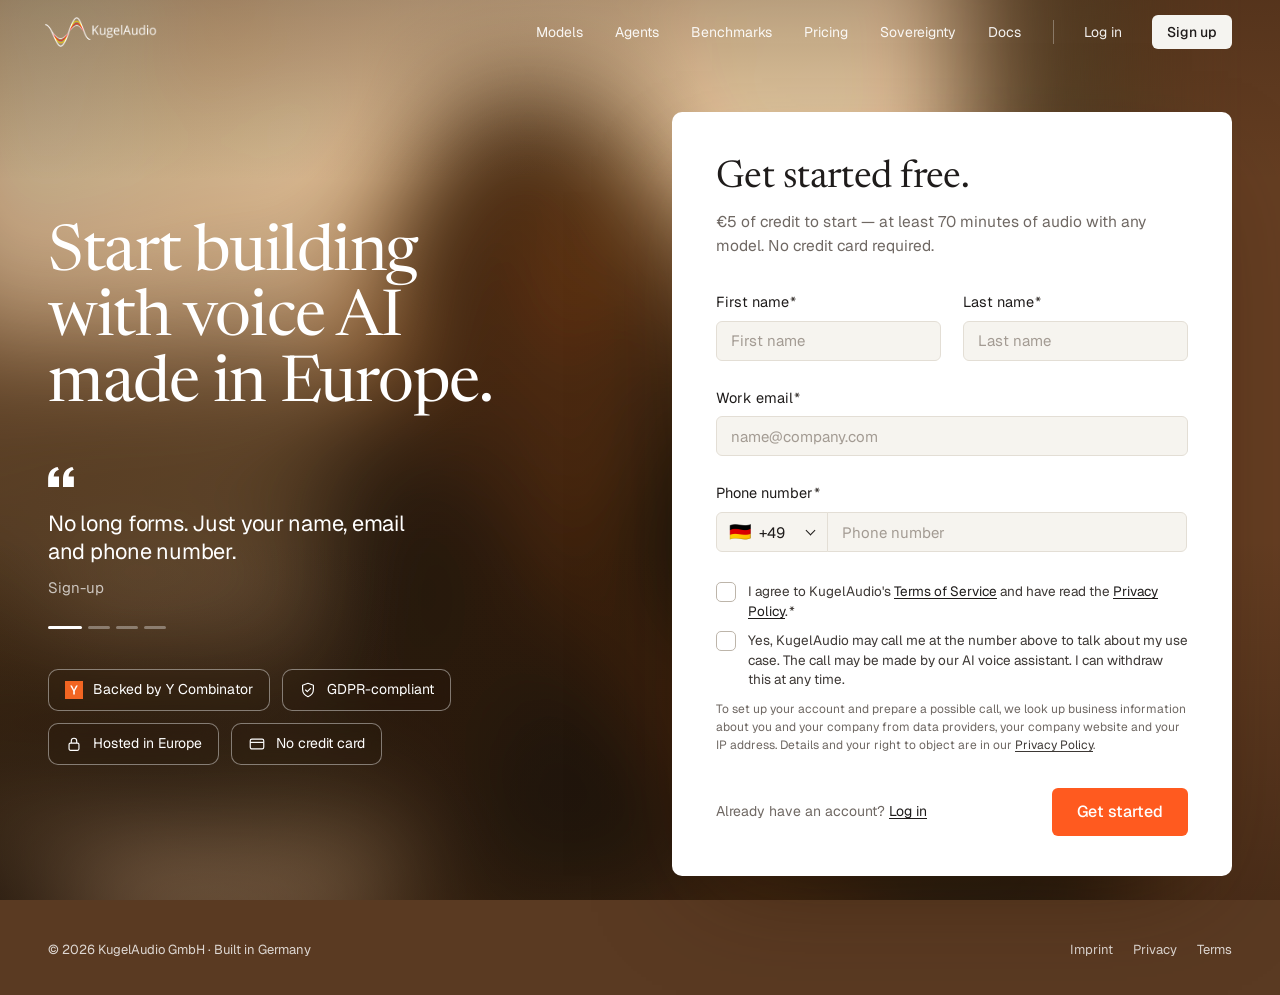
<file: signup.html>
<!doctype html>
<html lang="en">
<head>
  <meta charset="utf-8" />
  <meta name="viewport" content="width=device-width, initial-scale=1" />
  <title>Sign up — KugelAudio</title>
  <meta name="description" content="Get started with KugelAudio — €5 of free credit, at least 70 minutes of audio. Voice AI models and agents, built and hosted in Europe." />
  <meta property="og:title" content="Get started free — KugelAudio" />
  <meta property="og:image" content="assets/logos/og-image.png" />
  <meta name="theme-color" content="#6b4527" />
  <link rel="icon" href="assets/logos/favicon.ico" sizes="any" />
  <link rel="apple-touch-icon" href="assets/logos/apple-icon.png" />

  <link rel="preconnect" href="https://fonts.googleapis.com" />
  <link rel="preconnect" href="https://fonts.gstatic.com" crossorigin />
  <link href="https://fonts.googleapis.com/css2?family=Geist:wght@300..700&family=Geist+Mono:wght@400;500&family=Newsreader:ital,opsz,wght@0,6..72,300..500;1,6..72,300..500&display=swap" rel="stylesheet" />
  <link rel="stylesheet" href="styles.css" />
</head>
<!-- Layout follows the Higgsfield-generated design in design/signup-higgsfield.jpg -->
<body class="page-signup">

  <div class="su-bg" aria-hidden="true"><img src="assets/img/hero-small.jpg" alt="" width="720" height="405" /></div>

  <!-- ============ NAV ============ -->
  <header class="nav" id="nav">
    <div class="nav__inner container">
      <a href="/" class="nav__brand" aria-label="KugelAudio home">
        <img class="logo logo--dark" src="assets/logos/logo-banner-transparent-darkmode.png" alt="KugelAudio" width="2160" height="693" />
        <img class="logo logo--light" src="assets/logos/logo-banner-transparent.png" alt="KugelAudio" width="2160" height="693" />
      </a>
      <nav class="nav__links" aria-label="Main">
        <a href="/#models">Models</a>
        <a href="/#platform">Agents</a>
        <a href="/#benchmarks">Benchmarks</a>
        <a href="/#pricing">Pricing</a>
        <a href="/#security">Sovereignty</a>
        <a href="https://docs.kugelaudio.com/">Docs</a>
      </nav>
      <div class="nav__cta">
        <span class="nav__sep" aria-hidden="true"></span>
        <a href="https://www.kugelaudio.com/en/signin" class="nav__login">Log in</a>
        <a href="/signup" class="btn btn--light btn--sm" aria-current="page">Sign up</a>
      </div>
      <button class="nav__burger" id="burger" aria-label="Open menu" aria-expanded="false"><span></span><span></span></button>
    </div>
    <div class="nav__mobile" id="mobileMenu">
      <a href="/#models">Models</a><a href="/#platform">Agents</a><a href="/#benchmarks">Benchmarks</a>
      <a href="/#pricing">Pricing</a><a href="/#security">Sovereignty</a><a href="https://docs.kugelaudio.com/">Docs</a>
      <a href="https://www.kugelaudio.com/en/signin" class="btn btn--dark">Log in</a>
    </div>
  </header>

  <main class="su">
    <div class="container su__grid">

      <!-- ============ LEFT: pitch + proof ============ -->
      <section class="su__copy" aria-labelledby="suTitle">
        <h1 id="suTitle">Start building with voice AI made in Europe.</h1>

        <div class="proof" id="proof" aria-roledescription="carousel" aria-label="Why teams choose KugelAudio">
          <svg class="proof__mark" viewBox="0 0 18 14" aria-hidden="true"><path fill="currentColor" d="M0 14V8.4C0 3.9 2.2 1 6.6 0l.9 1.9C5.2 2.7 4 4.3 3.9 6.6H7.6V14zm10.4 0V8.4C10.4 3.9 12.6 1 17 0l.9 1.9c-2.3.8-3.5 2.4-3.6 4.7H18V14z"/></svg>
          <div class="proof__track" id="proofTrack">
            <figure class="proof__item is-active"><p>No long forms. Just your name, email and phone number.</p><small>Sign-up</small></figure>
            <figure class="proof__item"><p>Every new account starts with €5 of credit — at least 70 minutes of audio.</p><small>Free credit</small></figure>
            <figure class="proof__item"><p>First audio in 91 ms, the fastest streaming voice model we measured.</p><small>Kugel 3 · median latency</small></figure>
            <figure class="proof__item"><p>Built, trained and hosted in the EU. Never trained on your content.</p><small>Data sovereignty</small></figure>
          </div>
          <div class="proof__dots" id="proofDots" role="tablist" aria-label="Choose highlight"></div>
        </div>

        <ul class="su__facts">
          <li class="su__yc"><img src="assets/logos/yc.svg" alt="" width="18" height="18" />Backed by Y Combinator</li>
          <li><svg viewBox="0 0 20 20" width="18" height="18" aria-hidden="true"><path d="M10 2.5l6 2.2v4.6c0 3.9-2.6 6.9-6 8.2-3.4-1.3-6-4.3-6-8.2V4.7z" fill="none" stroke="currentColor" stroke-width="1.3" stroke-linejoin="round"/><path d="M7.3 10l1.9 1.9 3.6-3.7" fill="none" stroke="currentColor" stroke-width="1.3" stroke-linecap="round" stroke-linejoin="round"/></svg>GDPR-compliant</li>
          <li><svg viewBox="0 0 20 20" width="18" height="18" aria-hidden="true"><rect x="4.5" y="9" width="11" height="8" rx="1.6" fill="none" stroke="currentColor" stroke-width="1.3"/><path d="M7 9V6.6a3 3 0 016 0V9" fill="none" stroke="currentColor" stroke-width="1.3"/></svg>Hosted in Europe</li>
          <li><svg viewBox="0 0 20 20" width="18" height="18" aria-hidden="true"><rect x="2.5" y="4.5" width="15" height="11" rx="1.8" fill="none" stroke="currentColor" stroke-width="1.3"/><path d="M2.5 8.2h15" stroke="currentColor" stroke-width="1.3"/></svg>No credit card</li>
        </ul>
      </section>

      <!-- ============ RIGHT: form card ============ -->
      <section class="card" id="card" aria-labelledby="formTitle">
        <div id="formView">
          <h2 id="formTitle">Get started free.</h2>
          <p class="card__sub">€5 of credit to start — at least 70 minutes of audio with any model. No credit card required.</p>

          <form class="form" id="signupForm" novalidate>
            <div class="field">
              <label for="firstName">First name<span class="req">*</span></label>
              <input class="input" id="firstName" name="firstName" autocomplete="given-name" placeholder="First name" required />
              <span class="field__err" aria-live="polite"></span>
            </div>
            <div class="field">
              <label for="lastName">Last name<span class="req">*</span></label>
              <input class="input" id="lastName" name="lastName" autocomplete="family-name" placeholder="Last name" required />
              <span class="field__err" aria-live="polite"></span>
            </div>

            <div class="field field--full">
              <label for="email">Work email<span class="req">*</span></label>
              <input class="input" id="email" name="email" type="email" autocomplete="email" inputmode="email" placeholder="name@company.com" required />
              <span class="field__err" aria-live="polite"></span>
            </div>

            <div class="field field--full">
              <label for="phone">Phone number<span class="req">*</span></label>
              <div class="phone">
                <div class="cc" id="cc">
                  <button class="cc__btn" type="button" id="ccBtn" aria-haspopup="listbox" aria-expanded="false" aria-controls="ccPop">
                    <span class="cc__flag" id="ccFlag" aria-hidden="true"></span>
                    <span class="cc__dial" id="ccDial"></span>
                  </button>
                  <div class="cc__pop" id="ccPop" hidden>
                    <input class="cc__search" id="ccSearch" type="text" placeholder="Search country or code" autocomplete="off" spellcheck="false"
                      role="combobox" aria-label="Search country or calling code" aria-controls="ccList" aria-expanded="true" aria-autocomplete="list" />
                    <ul class="cc__list" id="ccList" role="listbox" aria-label="Country calling codes"></ul>
                  </div>
                  <input type="hidden" name="country" id="countryIso" />
                  <input type="hidden" name="dial" id="dialCode" />
                </div>
                <input class="input" id="phone" name="phone" type="tel" autocomplete="tel-national" inputmode="tel" placeholder="Phone number" required />
              </div>
              <span class="field__err" aria-live="polite"></span>
            </div>

            <div class="consents">
              <!-- Terms and call permission are separate on purpose: consent to calls must not be bundled (GDPR Art. 7).
                   Bump data-version whenever the wording changes; the backend stores the exact text each person saw. -->
              <label class="check check--form">
                <input type="checkbox" name="consent" id="consent" data-version="2026-10-31" required />
                <span id="consentText">I agree to KugelAudio's <a href="https://www.kugelaudio.com/en/terms">Terms of Service</a> and have read the <a href="https://www.kugelaudio.com/en/privacy">Privacy Policy</a>.<span class="req">*</span></span>
              </label>
              <span class="field__err field__err--static" id="consentErr" aria-live="polite"></span>
              <label class="check check--form">
                <input type="checkbox" name="callConsent" id="callConsent" data-version="v1" />
                <span id="callConsentText">Yes, KugelAudio may call me at the number above to talk about my use case. The call may be made by our AI voice assistant. I can withdraw this at any time.</span>
              </label>
              <p class="consents__note" id="dataNotice">To set up your account and prepare a possible call, we look up business information about you and your company from data providers, your company website and your IP address. Details and your right to object are in our <a href="https://www.kugelaudio.com/en/privacy">Privacy Policy</a>.</p>
            </div>

            <p class="form__err" id="submitErr" role="alert" hidden></p>

            <div class="form__foot">
              <p>Already have an account? <a href="https://www.kugelaudio.com/en/signin">Log in</a></p>
              <button class="btn btn--accent" type="submit" id="submitBtn">Get started</button>
            </div>
          </form>
        </div>

        <div class="done" id="doneView" hidden tabindex="-1">
          <div class="done__icon"><svg viewBox="0 0 16 16" width="22" height="22" aria-hidden="true"><path d="M3 8.5l3 3 7-7" fill="none" stroke="currentColor" stroke-width="1.8" stroke-linecap="round" stroke-linejoin="round"/></svg></div>
          <h2 id="doneTitle">You're in.</h2>
          <p>Thanks for signing up. We've saved your details and your contact number <b id="donePhone"></b>.<span id="doneCall" hidden> Someone from our team may give you a call.</span> Your €5 of free credit is ready when you are.</p>
          <div class="done__actions">
            <a href="/" class="btn btn--dark">Back to homepage</a>
            <button class="btn btn--outline" type="button" id="editBtn">Edit my details</button>
          </div>
        </div>
      </section>
    </div>
  </main>

  <footer class="su-foot">
    <div class="container">
      <span>© <span id="year"></span> KugelAudio GmbH · Built in Germany</span>
      <nav aria-label="Legal"><a href="https://www.kugelaudio.com/en/imprint">Imprint</a><a href="https://www.kugelaudio.com/en/privacy">Privacy</a><a href="https://www.kugelaudio.com/en/terms">Terms</a></nav>
    </div>
  </footer>

  <script src="signup.js"></script>
</body>
</html>
</file>
<file: styles.css>
/* =========================================================
   KugelAudio GmbH — Landing page & sign-up
   Editorial serif headlines, Geist UI type, warm paper,
   film-still photography and ember gradients.
   ========================================================= */

:root {
  --ink: #1f1c1b;
  --ink-2: #3d3835;
  --muted: #6f6863;
  --muted-2: #9a928b;
  --line: #e8e4dd;
  --line-2: #d9d3ca;
  --paper: #ffffff;
  --sand: #f5f4f0;
  --sand-2: #ebe8e1;
  --field: #f3f1ec;

  --accent: #ff5a1f;
  --accent-2: #e8481a;
  --gold: #ffcf00;
  --red: #e30613;
  --ok: #3f8f5f;

  --radius: 12px;
  --radius-sm: 6px;

  --f-sans: "Geist", ui-sans-serif, system-ui, -apple-system, "Segoe UI", sans-serif;
  --f-serif: "Newsreader", "Times New Roman", Georgia, serif;
  --f-mono: "Geist Mono", ui-monospace, SFMono-Regular, Menlo, monospace;

  --ease: cubic-bezier(.2, .7, .2, 1);
}

*, *::before, *::after { box-sizing: border-box; }
html { scroll-behavior: smooth; -webkit-text-size-adjust: 100%; }
body {
  margin: 0;
  font-family: var(--f-sans);
  font-size: 16px;
  line-height: 1.5;
  color: var(--ink);
  background: var(--paper);
  -webkit-font-smoothing: antialiased;
  overflow-x: hidden;
}
img { max-width: 100%; display: block; }
a { color: inherit; text-decoration: none; }
button { font: inherit; color: inherit; cursor: pointer; }
::selection { background: #ffd9c9; color: var(--ink); }

.container { width: 100%; max-width: 1232px; margin: 0 auto; padding: 0 24px; }

h1, h2, h3, h4 { margin: 0; font-weight: 400; }
h1, h2 {
  font-family: var(--f-serif);
  font-optical-sizing: auto;
  font-weight: 400;
  letter-spacing: -0.012em;
  line-height: 1.05;
}
h2 { font-size: clamp(2.1rem, 3.9vw, 3.375rem); }
h3 { font-size: 1rem; font-weight: 500; letter-spacing: -0.005em; line-height: 1.35; }
p { margin: 0; }

.eyebrow {
  display: block;
  font-family: var(--f-mono);
  font-size: 13px;
  letter-spacing: 0;
  color: var(--ink);
  margin-bottom: 14px;
}

/* ---------- Buttons ---------- */
.btn {
  display: inline-flex; align-items: center; justify-content: center; gap: 8px;
  height: 40px; padding: 0 15px;
  border-radius: var(--radius-sm);
  border: 1px solid transparent;
  font: 500 14px/1 var(--f-sans);
  letter-spacing: -0.005em;
  white-space: nowrap;
  transition: background .2s var(--ease), color .2s var(--ease), border-color .2s var(--ease), transform .2s var(--ease), box-shadow .2s var(--ease);
}
.btn:active { transform: translateY(1px); }
.btn--sm { height: 34px; padding: 0 14px; }
.btn--accent { background: var(--accent); color: #fff; }
.btn--accent:hover { background: var(--accent-2); }
.btn--light { background: var(--sand); color: var(--ink); }
.btn--light:hover { background: #fff; }
.btn--white { background: #fff; color: var(--ink); }
.btn--white:hover { background: var(--sand); }
.btn--dark { background: var(--ink); color: #fff; }
.btn--dark:hover { background: #000; }
.btn--outline { border-color: var(--line-2); color: var(--ink); background: #fff; }
.btn--outline:hover { border-color: var(--ink); }
.btn--outline-light { border-color: rgba(255,255,255,.85); color: #fff; }
.btn--outline-light:hover { background: rgba(255,255,255,.12); }
.btn--glass {
  color: #fff; background: rgba(255,255,255,.12); border-color: rgba(255,255,255,.22);
  -webkit-backdrop-filter: blur(12px); backdrop-filter: blur(12px);
}
.btn--glass:hover { background: rgba(255,255,255,.2); }

/* ---------- Reveal ---------- */
.reveal { opacity: 0; transform: translateY(18px); transition: opacity .9s var(--ease), transform .9s var(--ease); }
.reveal.is-in { opacity: 1; transform: none; }

/* =========================================================
   NAV
   ========================================================= */
.nav {
  position: fixed; inset: 0 0 auto 0; z-index: 50;
  color: #fff;
  transition: background .35s var(--ease), color .35s var(--ease), box-shadow .35s var(--ease);
}
.nav__inner { display: flex; align-items: center; height: 64px; gap: 32px; }
.nav__brand { display: flex; align-items: center; margin-right: auto; }
.nav__brand .logo { height: 38px; width: auto; margin-left: -4px; }
.nav .logo--light { display: none; }
.nav__links { display: flex; gap: 32px; font-size: 14px; }
.nav__links a, .nav__login { opacity: .92; transition: opacity .2s; }
.nav__links a:hover, .nav__login:hover { opacity: 1; text-decoration: underline; text-underline-offset: 4px; text-decoration-thickness: 1px; }
.nav__cta { display: flex; align-items: center; gap: 30px; font-size: 14px; }
.nav__sep { width: 1px; height: 24px; background: currentColor; opacity: .3; }

.nav.is-scrolled, .nav.menu-open {
  background: rgba(255,255,255,.94);
  -webkit-backdrop-filter: saturate(1.4) blur(14px); backdrop-filter: saturate(1.4) blur(14px);
  color: var(--ink);
  box-shadow: 0 1px 0 var(--line);
}
.nav.is-scrolled .logo--dark, .nav.menu-open .logo--dark { display: none; }
.nav.is-scrolled .logo--light, .nav.menu-open .logo--light { display: block; }
.nav.is-scrolled .btn--light { background: var(--ink); color: #fff; }

.nav__burger { display: none; background: none; border: 0; width: 40px; height: 40px; position: relative; margin-right: -8px; }
.nav__burger span { position: absolute; left: 10px; right: 10px; height: 1.5px; background: currentColor; transition: transform .3s var(--ease), top .3s var(--ease); }
.nav__burger span:first-child { top: 16px; }
.nav__burger span:last-child { top: 23px; }
.nav.menu-open .nav__burger span:first-child { top: 19.5px; transform: rotate(45deg); }
.nav.menu-open .nav__burger span:last-child { top: 19.5px; transform: rotate(-45deg); }
.nav__mobile { display: none; }

/* =========================================================
   HERO — full-bleed film still
   ========================================================= */
.hero {
  position: relative;
  min-height: max(680px, 100svh);
  color: #fff;
  overflow: hidden;
  display: flex; align-items: flex-end;
  background: #2a1f17;
}
.hero__media { position: absolute; inset: 0; }
.hero__media img {
  width: 100%; height: 100%; object-fit: cover; object-position: 58% 38%;
  transform: scale(1.06);
  animation: drift 26s ease-in-out infinite alternate;
}
@keyframes drift {
  from { transform: scale(1.06) translate3d(0, 0, 0); }
  to   { transform: scale(1.12) translate3d(-1.2%, -1%, 0); }
}
.hero__shade {
  position: absolute; inset: 0;
  background:
    linear-gradient(to top, rgba(22,15,10,.78) 0%, rgba(22,15,10,.35) 32%, rgba(22,15,10,0) 58%),
    linear-gradient(to right, rgba(22,15,10,.45) 0%, rgba(22,15,10,0) 50%),
    linear-gradient(to bottom, rgba(22,15,10,.35) 0%, rgba(22,15,10,0) 18%);
}
.hero__inner {
  position: relative;
  display: grid; grid-template-columns: 1.15fr 1fr; align-items: end; gap: 48px;
  padding-top: 140px; padding-bottom: 48px;
}
.hero__title {
  font-size: clamp(2.7rem, 5.2vw, 4.25rem);
  line-height: 1.02;
  letter-spacing: -0.018em;
  text-wrap: balance;
  max-width: 14ch;
}
.hero__lead { margin-top: 22px; max-width: 46ch; font-size: 17px; line-height: 1.5; color: rgba(255,255,255,.86); }
.hero__actions { display: flex; gap: 10px; margin-top: 32px; flex-wrap: wrap; }

/* Y Combinator badge */
.yc { display: inline-flex; align-items: center; gap: 10px; font-size: 13.5px; color: var(--ink-2); }
.yc img { width: 18px; height: 18px; flex: none; }
.yc b { font-weight: 600; color: var(--ink); }
.yc--light { margin-top: 28px; color: rgba(255,255,255,.82); }
.yc--light b { color: #fff; }

/* Chat bubbles */
.chat { display: flex; flex-direction: column; align-items: flex-end; gap: 10px; min-height: 360px; justify-content: flex-end; }
.chat__stack { display: flex; flex-direction: column; align-items: flex-end; gap: 10px; width: 100%; }
.bubble {
  max-width: 356px;
  padding: 14px 20px 16px;
  border-radius: 12px;
  font-size: 14px; line-height: 1.45;
  background: rgba(214, 196, 178, .28);
  border: 1px solid rgba(255,255,255,.12);
  -webkit-backdrop-filter: blur(18px) saturate(1.2); backdrop-filter: blur(18px) saturate(1.2);
  opacity: 0; transform: translateY(10px);
  transition: opacity .6s var(--ease), transform .6s var(--ease), max-height .6s var(--ease);
}
.bubble.is-in { opacity: 1; transform: none; }
.bubble.is-out { opacity: 0; transform: translateY(-8px); }
.bubble small { display: flex; align-items: center; gap: 8px; font-family: var(--f-mono); font-size: 10.5px; opacity: .72; margin-bottom: 4px; }
.bubble--ai {
  max-width: 420px;
  background: rgba(40, 30, 24, .28);
  border-color: rgba(255,255,255,.22);
  padding-left: 20px;
}
.bubble--ai small::before {
  content: ""; width: 20px; height: 20px; border-radius: 50%;
  background: #1f1c1b url("assets/logos/mark-darkmode.png") center / 15px auto no-repeat;
  box-shadow: 0 0 0 1px rgba(255,255,255,.25), 0 0 14px rgba(255,180,60,.35);
}
.bubble--ear {
  background: rgba(255, 244, 232, .9); color: var(--ink);
  border-color: rgba(255,255,255,.6);
}
.bubble--ear small { opacity: 1; color: var(--accent-2); }
.bubble__alts { display: flex; flex-wrap: wrap; gap: 6px; margin-top: 4px; }
.bubble__alts span { display: inline-flex; align-items: baseline; gap: 6px; padding: 4px 9px; border-radius: 99px; background: rgba(31,28,27,.06); font-size: 13.5px; }
.bubble__alts span.is-top { background: #fff; box-shadow: 0 0 0 1px rgba(255,90,31,.45); }
.bubble__alts em { font-style: normal; font-family: var(--f-mono); font-size: 11px; color: var(--muted); }
.bubble .caret { display: inline-block; width: 6px; height: 13px; margin-left: 2px; vertical-align: -2px; background: rgba(255,255,255,.8); animation: blink 1s steps(2) infinite; }
@keyframes blink { 50% { opacity: 0; } }
.chat__done {
  display: inline-flex; align-items: center; gap: 8px;
  height: 46px; padding: 0 16px;
  border-radius: 12px; font-size: 14px;
  background: rgba(20, 15, 12, .35);
  border: 1px solid rgba(255,255,255,.22);
  -webkit-backdrop-filter: blur(18px); backdrop-filter: blur(18px);
  opacity: 0; transform: translateY(8px);
  transition: opacity .6s var(--ease), transform .6s var(--ease);
}
.chat__done.is-in { opacity: 1; transform: none; }

/* =========================================================
   INDUSTRY STRIP
   ========================================================= */
.logos { padding: 54px 0 22px; overflow: hidden; -webkit-mask-image: linear-gradient(90deg, transparent, #000 12%, #000 88%, transparent); mask-image: linear-gradient(90deg, transparent, #000 12%, #000 88%, transparent); }
.logos__track { display: flex; gap: 72px; width: max-content; animation: marquee 48s linear infinite; }
.logos__track span { font-size: 21px; font-weight: 600; letter-spacing: -0.03em; color: #7a716b; white-space: nowrap; }
@keyframes marquee { to { transform: translateX(-50%); } }

/* =========================================================
   SECTIONS
   ========================================================= */
.section { padding: 128px 0; }
.section--tight { padding: 96px 0; }
.section--sand { background: var(--sand); }
.head { max-width: 760px; margin-bottom: 56px; }
.head h2 { text-wrap: balance; }
.head--split { max-width: none; display: grid; grid-template-columns: 1.4fr 1fr; gap: 48px; align-items: end; }
.head--split > p { color: var(--ink-2); font-size: 16px; line-height: 1.5; max-width: 380px; justify-self: end; }
.head--center { align-items: center; }
.head--center .btn { justify-self: end; }

/* ---------- Difference cards ---------- */
.diff { display: grid; grid-template-columns: repeat(3, 1fr); gap: 20px; }
.diff__card h3 { margin-top: 26px; font-size: 16.5px; }
.diff__card p { margin-top: 18px; color: var(--muted); font-size: 16px; line-height: 1.5; }
.diff__art {
  position: relative; aspect-ratio: 381 / 331; border-radius: 8px; overflow: hidden;
  display: grid; place-items: center;
}
.diff__art--ember {
  background:
    radial-gradient(60% 55% at 45% 95%, #f8bf5e 0%, rgba(248,191,94,0) 70%),
    radial-gradient(55% 60% at 90% 5%, #e9411a 0%, rgba(233,65,26,0) 70%),
    radial-gradient(70% 70% at 10% 20%, #f39143 0%, rgba(243,145,67,0) 70%),
    #f07a2a;
}
.diff__art--mist {
  background:
    radial-gradient(55% 60% at 20% 90%, #d5dde6 0%, rgba(213,221,230,0) 70%),
    radial-gradient(50% 55% at 75% 15%, #c9c3d4 0%, rgba(201,195,212,0) 70%),
    radial-gradient(60% 60% at 35% 25%, #7f7894 0%, rgba(127,120,148,0) 70%),
    radial-gradient(55% 55% at 95% 75%, #8492ad 0%, rgba(132,146,173,0) 70%),
    #a3a6bb;
}
.diff__art--night {
  background:
    radial-gradient(70% 50% at 50% 0%, rgba(120,90,110,.45) 0%, rgba(120,90,110,0) 70%),
    radial-gradient(80% 80% at 80% 90%, #2a3048 0%, rgba(42,48,72,0) 70%),
    #1f2232;
}
.mini {
  background: #fff; border-radius: 6px; color: var(--ink);
  box-shadow: 0 1px 2px rgba(0,0,0,.06), 0 20px 40px -18px rgba(70,30,0,.35);
}
.mini--calls { width: 60%; min-width: 220px; padding: 10px 12px 8px; font-size: 11px; }
.mini__head { display: flex; align-items: center; gap: 7px; padding-bottom: 8px; margin-bottom: 4px; border-bottom: 1px solid var(--line); font-size: 10.5px; color: var(--ink-2); }
.mini__head img { width: 20px; height: auto; }
.mini__row { display: flex; align-items: center; gap: 8px; padding: 6px 0; color: var(--ink-2); }
.mini__row + .mini__row { border-top: 1px dashed var(--line); }
.mini__row i { width: 6px; height: 6px; border-radius: 50%; background: var(--ok); flex: none; }
.mini__row i.hot { background: var(--accent); box-shadow: 0 0 0 3px rgba(255,90,31,.18); }
.mini__row em { margin-left: auto; font-style: normal; font-family: var(--f-mono); font-size: 10px; color: var(--muted-2); }
.mini--progress { background: none; box-shadow: none; color: rgba(255,255,255,.9); width: 62%; font-size: 13px; }
.mini--progress span { display: flex; align-items: center; justify-content: center; gap: 8px; }
.mini--progress b { font-weight: 500; }
.mini__bar { margin-top: 12px; height: 10px; border-radius: 99px; border: 1px solid rgba(255,255,255,.6); background: rgba(255,255,255,.12); padding: 1px; }
.mini__bar i { display: block; height: 100%; width: 3%; border-radius: inherit; background: rgba(255,255,255,.9); transition: width 2.2s var(--ease) .3s; }
.is-in .mini__bar i { width: 97.1%; }
.mini__code { display: block; margin-bottom: 16px; text-align: center; font-family: var(--f-mono); font-size: 13px; letter-spacing: .04em; color: #fff; }
.mini--ear { width: 64%; min-width: 230px; padding: 10px 14px 14px; font-size: 12px; }
.mini__line { margin: 10px 0 12px; font-size: 14px; color: var(--ink); }
.mini__line mark { background: none; color: inherit; border-bottom: 1.5px dashed var(--accent); padding: 0 1px; }
.alts { display: grid; gap: 7px; }
.alts div { display: grid; grid-template-columns: 52px 1fr 30px; align-items: center; gap: 8px; color: var(--ink-2); }
.alts i { position: relative; height: 6px; border-radius: 99px; background: var(--sand-2); overflow: hidden; }
.alts i::after { content: ""; position: absolute; inset: 0 auto 0 0; width: 0; border-radius: inherit; background: var(--accent); transition: width 1.4s var(--ease) .4s; }
.alts div + div i::after { background: #958d85; }
.is-in .alts i::after { width: var(--w); }
.alts b { font-weight: 500; font-family: var(--f-mono); font-size: 10.5px; text-align: right; }
.diff__chip { position: absolute; bottom: 18px; left: 50%; transform: translateX(-50%); white-space: nowrap; font-family: var(--f-mono); font-size: 11px; color: rgba(255,255,255,.75); padding: 5px 10px; border-radius: 99px; border: 1px solid rgba(255,255,255,.2); }
.orb {
  width: 26%; aspect-ratio: 1; border-radius: 50%;
  background: radial-gradient(circle at 34% 30%, #fff6d6 0%, #ffd36b 22%, #ff8a3c 55%, #c8202a 100%);
  box-shadow: 0 0 60px 6px rgba(255,140,60,.35), 0 0 160px 30px rgba(227,6,19,.12);
  animation: breathe 5s ease-in-out infinite;
}
@keyframes breathe { 50% { transform: scale(1.06); box-shadow: 0 0 80px 10px rgba(255,140,60,.45), 0 0 180px 40px rgba(227,6,19,.16); } }

/* ---------- Platform stage ---------- */
.stage {
  position: relative;
  background: linear-gradient(#f0ede6, #e9e5dd);
  border-radius: var(--radius);
  padding: 72px 6% 84px;
  overflow: hidden;
}
.channels {
  position: relative; z-index: 1;
  display: grid; grid-template-columns: 1.4fr repeat(5, 1fr);
  background: #fff; border-radius: 10px;
  box-shadow: 0 0 0 5px rgba(255,255,255,.55), 0 10px 30px -18px rgba(60,40,20,.25);
  font-size: 12px; color: var(--ink-2);
}
.channels > span { display: flex; align-items: center; justify-content: center; gap: 8px; padding: 16px 10px; }
.channels > span + span { border-left: 1px solid var(--line); }
.channels svg { color: var(--muted); }
.channels__label { justify-content: flex-start !important; padding-left: 18px !important; font-size: 10px; letter-spacing: .06em; text-transform: uppercase; color: var(--muted-2); }
.stage__wires { position: relative; height: 56px; }
.stage__wires i { position: absolute; top: 0; bottom: 0; width: 1px; background: linear-gradient(var(--line-2), rgba(0,0,0,0)); }
.stage__wires i:nth-child(1) { left: 25%; background: linear-gradient(var(--accent), rgba(255,90,31,0)); }
.stage__wires i:nth-child(2) { left: 50%; }
.stage__wires i:nth-child(3) { left: 75%; }
.modules {
  position: relative; z-index: 1;
  display: grid; grid-template-columns: repeat(3, 1fr); gap: 12px;
  background: linear-gradient(#f7f6f2, #fff);
  border-radius: 12px; padding: 12px;
  box-shadow: 0 30px 60px -30px rgba(60,40,20,.3), 0 0 0 1px rgba(0,0,0,.03);
}
.module {
  background: #fff; border-radius: 8px; padding: 30px 22px 26px;
  box-shadow: 0 0 0 1px var(--line);
  min-height: 300px;
}
.module__id { display: block; margin-bottom: 10px; font-family: var(--f-mono); font-size: 11px; color: var(--accent-2); }
.module h3 { font-family: var(--f-serif); font-size: 28px; letter-spacing: -0.01em; font-weight: 400; }
.module ul { list-style: none; padding: 0; margin: 18px 0 0; display: grid; gap: 6px; font-size: 13px; color: var(--muted); }
.flow { margin-top: 30px; display: grid; gap: 10px; max-width: 170px; }
.flow span { display: flex; align-items: center; gap: 10px; padding: 7px 10px; border-radius: 8px; box-shadow: 0 0 0 1px var(--line); font-size: 11px; color: var(--ink-2); }
.flow i { width: 14px; height: 14px; border-radius: 50%; background: radial-gradient(circle at 35% 30%, #ffd7a3, #ffae5e); flex: none; }
.flow span:nth-child(2) i { opacity: .8; } .flow span:nth-child(3) i { opacity: .55; }
.chips { margin-top: 30px; display: flex; flex-wrap: wrap; gap: 6px; }
.chips span { font-size: 11px; padding: 5px 9px; border-radius: 99px; background: var(--sand); color: var(--ink-2); }
.chips .chips__you { background: #fff1ea; color: var(--accent-2); }
.stage__link { position: relative; z-index: 1; display: inline-flex; gap: 6px; margin-top: 22px; font-size: 14px; font-weight: 500; color: var(--ink); text-decoration: underline; text-underline-offset: 4px; text-decoration-thickness: 1px; }
.stage__link:hover { color: var(--accent-2); }
.spark { margin-top: 34px; width: 100%; height: 90px; }

/* ---------- How-it-works strip ---------- */
.strip {
  margin-top: 26px;
  display: grid; grid-template-columns: 34px 1.75fr 1fr; gap: 14px;
  background: var(--sand-2); border-radius: var(--radius);
  padding: 12px 24px 12px 12px;
}
.strip__label { writing-mode: vertical-rl; transform: rotate(180deg); align-self: center; justify-self: center; font-size: 12px; color: var(--muted-2); }
.strip__steps { list-style: none; margin: 0; padding: 0; display: grid; grid-template-columns: repeat(3, 1fr); gap: 8px; }
.strip__steps li { background: #fff; border-radius: 6px; padding: 18px 16px 20px; font-size: 14px; font-weight: 500; min-height: 150px; }
.strip__k { color: var(--accent); margin-right: 4px; font-weight: 500; }
.strip__steps p { margin-top: 26px; font-size: 13px; font-weight: 400; color: var(--muted); line-height: 1.45; }
.strip__stats { padding: 10px 0 6px 12px; display: flex; flex-direction: column; justify-content: space-between; gap: 12px; }
.strip__big b { display: block; font-family: var(--f-serif); font-weight: 400; font-size: 44px; line-height: 1; letter-spacing: -0.02em; }
.strip__big span { display: flex; align-items: center; gap: 8px; margin-top: 8px; font-size: 13px; color: var(--ink-2); }
.strip__big i { width: 10px; height: 10px; border-radius: 50%; background: var(--accent); }
.strip__small { display: grid; grid-template-columns: repeat(3, minmax(0, 1fr)); gap: 18px; padding-top: 16px; border-top: 1px solid var(--line-2); }
.strip__small div { display: flex; flex-direction: column; align-items: flex-start; gap: 6px; }
.strip > * { min-width: 0; }
.strip__small b { font-family: var(--f-serif); font-weight: 400; font-size: 30px; line-height: 1; letter-spacing: -0.02em; white-space: nowrap; }
.strip__small span { font-size: 12px; line-height: 1.35; color: var(--muted); }

/* =========================================================
   BENCHMARKS — one highlighted model against neutral peers.
   Every bar is labelled with its model name and value, so
   identity never rests on color alone.
   ========================================================= */
.dash {
  position: relative;
  background: var(--sand); border-radius: var(--radius);
  padding: 12px;
  box-shadow: 0 0 0 1px var(--line);
}
.dash__bar { display: flex; align-items: center; justify-content: space-between; gap: 16px; flex-wrap: wrap; padding: 8px 10px 16px; }
.dash__title { display: flex; align-items: center; gap: 14px; font-family: var(--f-mono); font-size: 12px; color: var(--muted); }
.dots { display: flex; gap: 6px; }
.dots i { width: 10px; height: 10px; border-radius: 50%; background: var(--line-2); }
.seg { display: flex; padding: 3px; background: var(--sand-2); border-radius: 8px; }
.seg button { border: 0; background: none; padding: 6px 12px; border-radius: 6px; font-size: 12.5px; color: var(--muted); }
.seg button.is-active { background: #fff; color: var(--ink); box-shadow: 0 1px 2px rgba(0,0,0,.08); }
.bench { display: grid; grid-template-columns: 1fr 1fr; gap: 8px; }
.bench__card { margin: 0; background: #fff; border-radius: 8px; padding: 20px 22px 18px; }
.bench__card--wide { grid-column: 1 / -1; }
.bench__card figcaption { display: flex; align-items: baseline; justify-content: space-between; gap: 12px; flex-wrap: wrap; margin-bottom: 16px; }
.bench__card figcaption b { font-size: 14.5px; font-weight: 500; }
.bench__card figcaption span { font-size: 12px; color: var(--muted); }
.bars { list-style: none; margin: 0; padding: 0; display: grid; gap: 6px; }
.bar { display: grid; grid-template-columns: minmax(130px, 34%) 1fr 92px; align-items: center; gap: 12px; padding: 3px 0; font-size: 13px; color: var(--ink-2); border-radius: 4px; }
.bar__name { white-space: nowrap; overflow: hidden; text-overflow: ellipsis; }
.bar__track { position: relative; height: 10px; }
.bar__track i { position: absolute; left: 0; top: 0; bottom: 0; width: 0; min-width: 2px; border-radius: 2px 4px 4px 2px; background: #958d85; transition: width 1.1s var(--ease); }
.bar__val { font-variant-numeric: tabular-nums; color: var(--ink-2); white-space: nowrap; }
.bar__val em { font-style: normal; margin-left: 6px; font-family: var(--f-mono); font-size: 10.5px; color: var(--accent-2); }
.bar.is-ours { color: var(--ink); font-weight: 500; }
.bar.is-ours .bar__track i { background: var(--accent); }
.bar.is-ours .bar__val { color: var(--ink); }
.bar.is-na .bar__track { border-top: 1px dashed var(--line-2); height: 0; }
.bar.is-na .bar__track i { display: none; }
.bar.is-na .bar__val { color: var(--muted-2); }
.bars:hover .bar { opacity: .55; transition: opacity .15s; }
.bars:hover .bar:hover { opacity: 1; }
.bench__tip {
  position: absolute; z-index: 5; pointer-events: none; opacity: 0;
  transform: translate(-50%, calc(-100% - 14px));
  background: var(--ink); color: #fff; font-size: 12px; white-space: nowrap; padding: 6px 9px; border-radius: 6px; transition: opacity .15s;
}
.footnote { margin-top: 14px; font-size: 12px; color: var(--muted-2); max-width: 760px; }

/* =========================================================
   USE CASES — carousel of film-like cards
   ========================================================= */
.cases__head { display: grid; grid-template-columns: 1fr 1fr; gap: 48px; align-items: end; margin-bottom: 72px; }
.cases__head .arrows { display: flex; gap: 8px; align-self: center; }
.cases__head h2 { max-width: 15ch; }
.cases__meta { display: flex; align-items: center; gap: 8px; margin-top: 34px; font-size: 14px; color: var(--ink-2); }
.cases__meta b { font-weight: 500; color: var(--ink); }
.cases__meta i { width: 1px; height: 20px; background: var(--line-2); margin: 0 16px; }
.arrow-btn {
  width: 42px; height: 42px; border-radius: 50%; border: 1px solid var(--line-2); background: #fff;
  display: grid; place-items: center; color: var(--ink); transition: border-color .2s, opacity .2s;
}
.arrow-btn:hover { border-color: var(--ink); }
.arrow-btn:disabled { opacity: .35; cursor: default; border-color: var(--line-2); }
.cases {
  display: flex; gap: 20px;
  overflow-x: auto; scroll-snap-type: x mandatory; scroll-behavior: smooth;
  padding: 0 max(24px, calc((100vw - 1184px) / 2)) 8px;
  scroll-padding: 0 max(24px, calc((100vw - 1184px) / 2));
  scrollbar-width: none;
}
.cases::-webkit-scrollbar { display: none; }
.case {
  position: relative; flex: 0 0 281px; height: 400px; border-radius: 8px; overflow: hidden;
  scroll-snap-align: start;
  color: #fff; padding: 24px;
  display: flex; flex-direction: column; justify-content: space-between;
  isolation: isolate;
}
.case::before { content: ""; position: absolute; inset: -20%; z-index: -2; filter: blur(22px); transform: scale(1.05); transition: transform 1.2s var(--ease); }
.case::after { content: ""; position: absolute; inset: 0; z-index: -1; background: linear-gradient(rgba(0,0,0,.22), rgba(0,0,0,0) 40%, rgba(0,0,0,.28)); }
.case:hover::before { transform: scale(1.12); }
.case--amber::before { background: radial-gradient(40% 30% at 70% 30%, #6b4122, transparent 70%), radial-gradient(60% 40% at 30% 75%, #f2c27a, transparent 70%), radial-gradient(50% 50% at 80% 80%, #8a5a2b, transparent 70%), #b57a3d; }
.case--dusk::before { background: radial-gradient(70% 30% at 50% 20%, #c88b7b, transparent 70%), radial-gradient(60% 30% at 40% 70%, #6e4a35, transparent 70%), radial-gradient(40% 30% at 85% 60%, #e7a07b, transparent 70%), #a7756a; }
.case--lake::before { background: radial-gradient(60% 25% at 50% 15%, #9fa8ad, transparent 70%), radial-gradient(70% 30% at 50% 50%, #57605e, transparent 70%), radial-gradient(70% 30% at 40% 85%, #b29a63, transparent 70%), #7d7f74; }
.case--field::before { background: radial-gradient(60% 30% at 50% 20%, #d9d0bd, transparent 70%), radial-gradient(70% 40% at 30% 70%, #8f8a3e, transparent 70%), radial-gradient(40% 30% at 85% 50%, #4e5a2c, transparent 70%), #a6a06a; }
.case--clay::before { background: radial-gradient(50% 30% at 60% 25%, #e8b27f, transparent 70%), radial-gradient(70% 40% at 35% 75%, #8c3f22, transparent 70%), radial-gradient(40% 30% at 90% 70%, #d96a3a, transparent 70%), #b4613b; }
.case__quote { font-size: 15px; line-height: 1.45; text-wrap: pretty; opacity: .92; }
.case__quote strong { display: block; margin-bottom: 8px; font-family: var(--f-serif); font-weight: 400; font-size: 22px; line-height: 1.12; letter-spacing: -0.01em; opacity: 1; }
.case__foot b { display: block; font-family: var(--f-serif); font-weight: 400; font-size: 44px; line-height: 1; letter-spacing: -0.02em; }
.case__foot span { display: block; margin-top: 8px; font-size: 13px; }
.case__foot small { display: block; margin-top: 2px; font-size: 13px; opacity: .65; }

/* =========================================================
   SECURITY
   ========================================================= */
.badges {
  list-style: none; margin: 0; padding: 0;
  display: grid; grid-template-columns: repeat(6, 1fr); gap: 24px;
}
.badges li { display: flex; flex-direction: column; align-items: flex-start; gap: 14px; font-size: 13px; color: #5b534e; }
.badges li:nth-child(n+2) { align-items: center; text-align: center; }
.badges li:last-child { align-items: flex-end; text-align: right; }
.badges img { width: 44px; height: 44px; filter: grayscale(1) contrast(1.1); opacity: .85; }
.badges svg { color: #5b534e; }
.sov-note { margin-top: 56px; max-width: 640px; font-size: 14px; line-height: 1.55; color: var(--muted); }

/* =========================================================
   ROI — ember band
   ========================================================= */
.band {
  position: relative; overflow: hidden; color: #fff;
  padding: 120px 0 96px;
  background:
    radial-gradient(45% 60% at 32% 78%, #f3b357 0%, rgba(243,179,87,0) 70%),
    radial-gradient(40% 55% at 70% 18%, #e5361a 0%, rgba(229,54,26,0) 70%),
    radial-gradient(35% 45% at 98% 92%, #ec6a5c 0%, rgba(236,106,92,0) 70%),
    radial-gradient(40% 60% at 5% 20%, #f0842f 0%, rgba(240,132,47,0) 70%),
    #ed6f22;
}
.band__top { display: grid; grid-template-columns: 1.4fr 1fr; gap: 48px; align-items: start; }
.band__top h2 { max-width: 13ch; }
.band__top p { font-size: 16px; line-height: 1.5; max-width: 380px; }
.band__actions { display: flex; gap: 10px; margin-top: 26px; flex-wrap: wrap; }
.roi {
  margin-top: 72px;
  display: grid; grid-template-columns: 1.4fr 1fr;
  background: rgba(255,255,255,.96); color: var(--ink);
  border-radius: var(--radius);
  box-shadow: 0 30px 80px -40px rgba(90,20,0,.6);
  overflow: hidden;
}
.roi__inputs { padding: 36px 40px; display: grid; gap: 26px; }
.range { display: grid; gap: 12px; }
.range > span { display: flex; justify-content: space-between; font-size: 14px; color: var(--ink-2); }
.range b { font-weight: 500; color: var(--ink); font-variant-numeric: tabular-nums; }
.range input { -webkit-appearance: none; appearance: none; width: 100%; height: 4px; border-radius: 99px; background: linear-gradient(90deg, var(--accent) var(--p, 50%), var(--sand-2) var(--p, 50%)); outline: none; }
.range input::-webkit-slider-thumb { -webkit-appearance: none; width: 18px; height: 18px; border-radius: 50%; background: #fff; border: 1px solid var(--line-2); box-shadow: 0 2px 6px rgba(0,0,0,.15); cursor: grab; }
.range input::-moz-range-thumb { width: 18px; height: 18px; border-radius: 50%; background: #fff; border: 1px solid var(--line-2); box-shadow: 0 2px 6px rgba(0,0,0,.15); cursor: grab; }
.range input:focus-visible::-webkit-slider-thumb { box-shadow: 0 0 0 4px rgba(255,90,31,.25); }
.roi__result { background: var(--sand); padding: 36px 40px; display: flex; flex-direction: column; justify-content: flex-start; gap: 8px; }
.roi__result span { font-size: 14px; color: var(--muted); }
.roi__result b { font-family: var(--f-serif); font-weight: 400; font-size: clamp(2.6rem, 4.6vw, 4rem); line-height: 1; letter-spacing: -0.02em; font-variant-numeric: tabular-nums; }
.roi__result small { font-size: 13px; color: var(--muted); }
.range--seg { gap: 10px; }
.seg--calc { justify-self: start; width: max-content; max-width: 100%; }
.seg--calc button { font-family: var(--f-mono); font-size: 12.5px; padding: 7px 14px; }
.calc__clarity { margin-top: 2px; font-size: 13.5px; }
.calc__lines { margin: 22px 0 0; display: grid; gap: 0; border-top: 1px solid var(--line-2); }
.calc__lines div { display: flex; justify-content: space-between; align-items: baseline; gap: 12px; padding: 12px 0; border-bottom: 1px solid var(--line-2); }
.calc__lines dt { font-size: 13.5px; color: var(--ink-2); }
.calc__lines dt small { display: block; margin-top: 2px; font-size: 12px; color: var(--muted); font-variant-numeric: tabular-nums; }
.calc__lines dd { margin: 0; font-size: 14px; color: var(--ink); font-variant-numeric: tabular-nums; }
.band__stats { margin-top: 88px; display: grid; grid-template-columns: repeat(3, 1fr); gap: 20px; }
.band__stats div { border-left: 1px solid rgba(255,255,255,.4); padding-left: 16px; }
.band__stats b { display: block; font-family: var(--f-serif); font-weight: 400; font-size: clamp(2.6rem, 4.4vw, 3.6rem); line-height: 1; letter-spacing: -0.02em; }
.band__stats span { display: block; margin-top: 8px; font-size: 14px; opacity: .85; }

/* =========================================================
   PRICING
   ========================================================= */
.plans { display: grid; grid-template-columns: repeat(3, 1fr); gap: 20px; }
.plan { position: relative; border: 1px solid var(--line); border-radius: var(--radius); padding: 32px 28px 28px; display: flex; flex-direction: column; background: #fff; }
.plan h3 { font-family: var(--f-serif); font-size: 28px; font-weight: 400; letter-spacing: -0.01em; }
.plan__desc { margin-top: 10px; font-size: 14px; color: var(--muted); min-height: 42px; }
.plan__price { display: flex; align-items: baseline; gap: 4px; margin: 28px 0 24px; padding-bottom: 24px; border-bottom: 1px solid var(--line); }
.plan__price .cur { font-size: 20px; color: var(--muted); }
.plan__price b { font-family: var(--f-serif); font-weight: 400; font-size: 48px; line-height: 1; letter-spacing: -0.02em; font-variant-numeric: tabular-nums; }
.plan__price .per { font-size: 14px; color: var(--muted); margin-left: 4px; }
.checks { list-style: none; margin: 0 0 32px; padding: 0; display: grid; gap: 10px; font-size: 14px; color: var(--ink-2); }
.checks li { position: relative; padding-left: 24px; }
.checks li::before { content: ""; position: absolute; left: 2px; top: 6px; width: 10px; height: 6px; border-left: 1.5px solid var(--accent); border-bottom: 1.5px solid var(--accent); transform: rotate(-45deg); }
.plan .btn { margin-top: auto; }
.plan--featured { background: var(--sand); border-color: var(--sand); }
.plan__note { margin: -14px 0 24px; font-size: 12.5px; color: var(--muted); }
.enterprise {
  margin-top: 20px; display: grid; grid-template-columns: 1fr 1.6fr auto; gap: 32px; align-items: center;
  padding: 30px 32px; border-radius: var(--radius); background: var(--ink); color: #fff;
}
.enterprise h3 { font-family: var(--f-serif); font-size: 28px; font-weight: 400; letter-spacing: -0.01em; line-height: 1.1; }
.enterprise .module__id { color: #ffb48f; }
.enterprise .checks { margin: 0; color: rgba(255,255,255,.82); }
.checks--cols { grid-template-columns: 1fr 1fr; column-gap: 24px; }
.enterprise .btn--dark { background: #fff; color: var(--ink); }
.enterprise .btn--dark:hover { background: var(--sand); }
.plan__badge { position: absolute; top: 28px; right: 24px; font-family: var(--f-mono); font-size: 11px; padding: 4px 9px; border-radius: 99px; background: #fff; color: var(--accent); }

/* =========================================================
   FAQ
   ========================================================= */
.faq { display: grid; grid-template-columns: 1fr 1.3fr; gap: 64px; }
.faq__head h2 { max-width: 9ch; }
.faq__head p { margin-top: 24px; color: var(--muted); font-size: 15px; }
.faq__head a { color: var(--ink); text-decoration: underline; text-underline-offset: 3px; }
.faq__list details { border-top: 1px solid var(--line-2); }
.faq__list details:last-child { border-bottom: 1px solid var(--line-2); }
.faq__list summary {
  list-style: none; cursor: pointer; padding: 24px 40px 24px 0; position: relative;
  font-size: 18px; letter-spacing: -0.01em;
}
.faq__list summary::-webkit-details-marker { display: none; }
.faq__list summary::before, .faq__list summary::after { content: ""; position: absolute; right: 6px; top: 50%; width: 14px; height: 1.5px; background: var(--ink); transition: transform .3s var(--ease); }
.faq__list summary::after { transform: rotate(90deg); }
.faq__list details[open] summary::after { transform: rotate(0); }
.faq__list details p { padding: 0 48px 26px 0; color: var(--muted); font-size: 15px; line-height: 1.6; }

/* =========================================================
   CTA — blurred still
   ========================================================= */
.cta { position: relative; overflow: hidden; color: #fff; padding: 140px 0; background: #8a5a35; }
.cta__media { position: absolute; inset: -60px; }
.cta__media img { width: 100%; height: 100%; object-fit: cover; filter: blur(40px) saturate(1.35) brightness(1.15); transform: scale(1.1); }
.cta::after { content: ""; position: absolute; inset: 0; background: linear-gradient(120deg, rgba(120,60,20,.25), rgba(200,110,40,.15)); }
.cta__inner { position: relative; z-index: 1; }
.cta h2 { font-size: clamp(2.6rem, 5vw, 4.25rem); max-width: 12ch; }
.cta p { margin-top: 22px; max-width: 440px; font-size: 16px; opacity: .92; }
.cta__actions { display: flex; gap: 10px; margin-top: 32px; flex-wrap: wrap; }

/* =========================================================
   FOOTER
   ========================================================= */
.footer { padding: 88px 0 40px; background: #fff; }
.footer__top { display: grid; grid-template-columns: 1fr 2fr; gap: 48px; }
.footer__logo { width: 150px; height: auto; margin-top: 8px; }
.footer__tag { margin-top: 18px; max-width: 26ch; font-size: 14px; color: var(--muted); }
.footer__brand .yc { margin-top: 22px; }
.news h2 { font-size: clamp(2.2rem, 3.9vw, 3.375rem); }
.news__form { display: flex; gap: 10px; margin-top: 40px; max-width: 480px; }
.news__form input {
  flex: 1; height: 36px; padding: 0 12px; border-radius: var(--radius-sm);
  border: 1px solid var(--line); background: var(--field); font: 15px var(--f-sans); color: var(--ink); outline: none;
}
.news__form input:focus { border-color: var(--ink-2); background: #fff; }
.news__form .btn { height: 36px; }
.check { display: flex; gap: 12px; margin-top: 22px; max-width: 400px; font-size: 12px; line-height: 1.45; color: var(--muted); cursor: pointer; }
.check input {
  -webkit-appearance: none; appearance: none; flex: none; width: 20px; height: 20px; margin: 0; border-radius: 5px;
  background: var(--field); border: 1px solid var(--line); cursor: pointer; display: grid; place-items: center;
}
.check input:checked { background: var(--ink); border-color: var(--ink); }
.check input:checked::after { content: ""; width: 9px; height: 5px; border-left: 1.6px solid #fff; border-bottom: 1.6px solid #fff; transform: translateY(-1px) rotate(-45deg); }
.check input:focus-visible { outline: 2px solid var(--accent); outline-offset: 2px; }
.news__note { display: block; margin-top: 12px; font-size: 13px; min-height: 18px; color: var(--muted); }
.news__note.ok { color: var(--ok); }
.news__note.err { color: var(--accent-2); }
.footer__cols { margin: 96px 0 0 calc((100% - 48px) / 3 + 48px); display: grid; grid-template-columns: repeat(4, 1fr); gap: 24px; }
.footer__cols h5 { margin: 0 0 22px; font-size: 16px; font-weight: 400; }
.footer__cols a { display: block; font-size: 13px; color: var(--muted); margin-bottom: 14px; }
.footer__cols a:hover { color: var(--ink); }
.footer__base { margin-top: 64px; display: flex; justify-content: space-between; align-items: flex-end; font-size: 13px; color: var(--muted); }
.footer__base > div:first-child { display: grid; gap: 8px; }
.lang b { color: var(--ink); font-weight: 400; }
.footer__social { display: flex; gap: 16px; font-size: 16px; color: var(--ink); }
.footnote--base { margin-top: 18px; }

/* =========================================================
   SIGN-UP PAGE
   ========================================================= */
.page-signup { background: #5a3a22; min-height: 100vh; }
.page-signup .nav { position: absolute; }
.su-bg { position: fixed; inset: 0; z-index: 0; overflow: hidden; background: #6b4527; }
.su-bg img { position: absolute; inset: -12%; width: 124%; height: 124%; object-fit: cover; filter: blur(52px) saturate(1.2) brightness(1.12); }
.su-bg::before { content: ""; position: absolute; inset: 0; z-index: 1; background: #b9864f; mix-blend-mode: multiply; opacity: .22; }
.su-bg::after {
  content: ""; position: absolute; inset: 0; z-index: 2;
  background:
    linear-gradient(rgba(45,26,12,.28), rgba(45,26,12,0) 20%),
    linear-gradient(to top, rgba(40,24,12,.45), rgba(40,24,12,0) 40%),
    linear-gradient(to right, rgba(40,24,12,.25), rgba(40,24,12,0) 55%);
}
.su { position: relative; z-index: 2; min-height: 100vh; padding: 112px 0 64px; color: #fff; }
.su__grid { display: grid; grid-template-columns: 1fr 1fr; gap: 64px; align-items: center; }
.su__grid > * { min-width: 0; }
.su__copy { position: sticky; top: 120px; }
.su__copy h1 { font-size: clamp(2.8rem, 5vw, 4.4rem); line-height: 1.02; letter-spacing: -0.02em; max-width: 12ch; text-wrap: balance; }
.proof { margin-top: 48px; position: relative; overflow: hidden; }
.proof__mark { display: block; width: 26px; height: 20px; margin-bottom: 22px; }
.proof__track { display: flex; gap: 48px; transition: transform .9s var(--ease); }
.proof__item { flex: 0 0 100%; margin: 0; transition: opacity .9s var(--ease); }
.proof__item:not(.is-active) { opacity: 0; }
.proof__item p { font-size: clamp(1.25rem, 1.7vw, 1.5rem); line-height: 1.3; letter-spacing: -0.012em; max-width: 26ch; }
.proof__item small { display: block; margin-top: 12px; font-size: 15px; opacity: .7; }
.proof__dots { display: flex; gap: 6px; margin-top: 26px; }
.proof__dots button { width: 22px; height: 3px; border: 0; padding: 0; border-radius: 3px; background: rgba(255,255,255,.35); transition: background .3s, width .3s var(--ease); }
.proof__dots button.is-active { background: #fff; width: 34px; }
.su__facts .su__yc img { width: 18px; height: 18px; }
.su__facts { list-style: none; padding: 0; margin: 40px 0 0; display: flex; flex-wrap: wrap; gap: 12px; }
.su__facts li {
  display: inline-flex; align-items: center; gap: 10px; height: 42px; padding: 0 16px;
  border-radius: 10px; font-size: 14px;
  background: rgba(35,22,12,.16); border: 1px solid rgba(255,255,255,.42);
  -webkit-backdrop-filter: blur(10px); backdrop-filter: blur(10px);
}

.card {
  background: #fff; color: var(--ink);
  border-radius: 10px;
  padding: 46px 44px 40px;
  box-shadow: 0 40px 100px -40px rgba(40,20,0,.5);
}
.card h2 { font-size: clamp(2.2rem, 3vw, 2.6rem); letter-spacing: -0.015em; }
.card__sub { margin-top: 12px; font-size: 15.5px; color: var(--muted); }
.form { margin-top: 34px; display: grid; grid-template-columns: 1fr 1fr; gap: 26px 22px; }
.field { position: relative; display: grid; gap: 8px; align-content: start; }
.field--full { grid-column: 1 / -1; }
.field > label { font-size: 14.5px; color: var(--ink); }
.req { color: var(--ink-2); margin-left: 1px; }
.input {
  width: 100%; height: 40px; padding: 0 14px;
  border-radius: var(--radius-sm); border: 1px solid #e3ded5; background: #f6f4ef;
  font: 15px var(--f-sans); color: var(--ink); outline: none;
  transition: border-color .2s, background .2s, box-shadow .2s;
}
.input::placeholder { color: #a39b93; }
.input:hover { border-color: #cfc8bd; }
.input:focus { background: #fff; border-color: var(--ink-2); box-shadow: 0 0 0 3px rgba(31,28,27,.06); position: relative; z-index: 1; }
.field.has-error .input { border-color: #e2533b; background: #fff8f6; }
/* errors sit in the row gap so showing one never shifts the layout under the pointer */
.field__err { position: absolute; top: calc(100% + 4px); left: 0; font-size: 12px; line-height: 1.3; color: #c9401f; white-space: nowrap; }
.field__err:empty { display: none; }
.field__err--static { position: static; display: block; margin-top: 2px; }
/* country picker + number read as one control */
.phone { display: grid; grid-template-columns: auto 1fr; }
.phone .input { border-radius: 0 var(--radius-sm) var(--radius-sm) 0; margin-left: -1px; }
.cc { position: relative; }
.cc__btn {
  display: flex; align-items: center; gap: 8px; height: 40px; min-width: 112px; padding: 0 34px 0 12px;
  border: 1px solid #e3ded5; border-radius: var(--radius-sm) 0 0 var(--radius-sm); background: #f6f4ef;
  font: 15px var(--f-sans); color: var(--ink); white-space: nowrap; position: relative;
  transition: border-color .2s, background .2s, box-shadow .2s;
}
.cc__btn::after {
  content: ""; position: absolute; right: 13px; top: 50%; width: 7px; height: 7px; margin-top: -5px;
  border-right: 1.3px solid var(--ink); border-bottom: 1.3px solid var(--ink); transform: rotate(45deg);
  transition: transform .2s var(--ease), margin .2s var(--ease);
}
.cc.is-open .cc__btn::after { transform: rotate(-135deg); margin-top: -1px; }
.cc__btn:hover { border-color: #cfc8bd; }
.cc__btn:focus-visible, .cc.is-open .cc__btn { outline: none; background: #fff; border-color: var(--ink-2); box-shadow: 0 0 0 3px rgba(31,28,27,.06); position: relative; z-index: 2; }
.field.has-error .cc__btn { border-color: #e2533b; background: #fff8f6; }
.cc__flag { font-size: 18px; line-height: 1; font-family: "Apple Color Emoji", "Segoe UI Emoji", "Noto Color Emoji", sans-serif; }
.cc__pop {
  position: absolute; z-index: 30; top: calc(100% + 6px); left: 0; width: 340px;
  background: #fff; border-radius: 10px; overflow: hidden;
  box-shadow: 0 0 0 1px rgba(31,28,27,.08), 0 24px 48px -16px rgba(40,20,0,.35);
  animation: popIn .16s var(--ease);
}
@keyframes popIn { from { opacity: 0; transform: translateY(-4px); } }
.cc__search {
  width: 100%; height: 44px; padding: 0 14px 0 38px; border: 0; border-bottom: 1px solid var(--line);
  font: 14.5px var(--f-sans); color: var(--ink); outline: none;
  background: #fff url("data:image/svg+xml,%3Csvg xmlns='http://www.w3.org/2000/svg' width='16' height='16' viewBox='0 0 16 16'%3E%3Ccircle cx='7' cy='7' r='4.6' fill='none' stroke='%239a928b' stroke-width='1.3'/%3E%3Cpath d='M10.4 10.4L13.5 13.5' stroke='%239a928b' stroke-width='1.3' stroke-linecap='round'/%3E%3C/svg%3E") no-repeat 13px center;
}
.cc__search::placeholder { color: #a39b93; }
.cc__list { list-style: none; margin: 0; padding: 6px; max-height: 280px; overflow-y: auto; overscroll-behavior: contain; }
.cc__group { padding: 10px 10px 6px; font-family: var(--f-mono); font-size: 11px; color: var(--muted-2); }
.cc__opt { display: flex; align-items: center; gap: 10px; padding: 8px 10px; border-radius: 6px; font-size: 14px; color: var(--ink); cursor: pointer; }
.cc__opt.is-active { background: var(--sand); }
.cc__opt.is-selected { font-weight: 500; }
.cc__opt.is-selected::after { content: ""; width: 8px; height: 4px; margin-left: 2px; border-left: 1.5px solid var(--accent); border-bottom: 1.5px solid var(--accent); transform: translateY(-2px) rotate(-45deg); }
.cc__name { flex: 1; min-width: 0; overflow: hidden; text-overflow: ellipsis; white-space: nowrap; }
.cc__code { color: var(--muted); font-variant-numeric: tabular-nums; }
.cc__empty { padding: 18px 10px; font-size: 14px; color: var(--muted); text-align: center; }
.consents { grid-column: 1 / -1; display: grid; gap: 10px; margin-top: 4px; }
.check--form { margin-top: 0; max-width: none; font-size: 13.5px; line-height: 1.45; color: var(--ink-2); align-items: flex-start; }
.check--form a { color: var(--ink); text-decoration: underline; text-underline-offset: 2px; }
.check--form input { width: 20px; height: 20px; background: #fff; border-color: #bdb5aa; }
.check--form.has-error input { border-color: #e2533b; }
.consents__note { font-size: 12px; line-height: 1.5; color: var(--muted); }
.consents__note a { color: var(--ink-2); text-decoration: underline; text-underline-offset: 2px; }
.form__err { grid-column: 1 / -1; font-size: 13px; color: #c9401f; }
.form__foot { grid-column: 1 / -1; display: flex; align-items: center; justify-content: space-between; gap: 16px; margin-top: 8px; }
.form__foot p { font-size: 14px; color: var(--muted); }
.form__foot p a { color: var(--ink); text-decoration: underline; text-underline-offset: 2px; }
.form__foot .btn { height: 48px; padding: 0 24px; font-size: 16px; }
.btn.is-loading { pointer-events: none; opacity: .85; }
.btn.is-loading::after { content: ""; width: 14px; height: 14px; border-radius: 50%; border: 2px solid rgba(255,255,255,.45); border-top-color: #fff; animation: spin .8s linear infinite; }
@keyframes spin { to { transform: rotate(360deg); } }

.done { text-align: left; }
.done__icon { width: 52px; height: 52px; border-radius: 50%; display: grid; place-items: center; background: radial-gradient(circle at 35% 30%, #ffe27a 0%, #ff8a3c 50%, #e8481a 100%); color: #fff; box-shadow: 0 10px 30px -10px rgba(232,72,26,.6); }
.done h2 { margin-top: 28px; }
.done p { margin-top: 14px; font-size: 15.5px; color: var(--muted); max-width: 44ch; }
.done p b { color: var(--ink); font-weight: 500; }
.done__actions { display: flex; flex-wrap: wrap; gap: 10px; margin-top: 32px; }

.su-foot { position: relative; z-index: 1; color: rgba(255,255,255,.8); font-size: 13px; padding: 0 0 36px; }
.su-foot .container { display: flex; justify-content: space-between; gap: 16px; flex-wrap: wrap; }
.su-foot nav { display: flex; gap: 20px; }
.su-foot a:hover { color: #fff; }

/* =========================================================
   RESPONSIVE
   ========================================================= */
@media (max-width: 1240px) {
  .su__grid { grid-template-columns: .85fr 1.15fr; gap: 48px; }
}

@media (max-width: 1080px) {
  .nav__links { gap: 22px; }
  .nav__cta { gap: 20px; }
  .hero__inner { grid-template-columns: 1fr; gap: 36px; }
  .chat { min-height: 0; align-items: flex-start; }
  .chat__stack { align-items: flex-start; }
  .strip { grid-template-columns: 1fr; padding: 12px; }
  .strip__label { writing-mode: horizontal-tb; transform: none; justify-self: start; padding: 6px 4px 2px; }
  .strip__stats { padding: 16px 8px 8px; }
  .modules { grid-template-columns: 1fr; }
  .module { min-height: 0; }
  .stage__wires { display: none; }
  .channels { margin-bottom: 12px; }
  .badges { grid-template-columns: repeat(3, 1fr); row-gap: 40px; }
  .badges li, .badges li:nth-child(n+2), .badges li:last-child { align-items: flex-start; text-align: left; }
  .su__grid { grid-template-columns: 1fr; gap: 40px; }
  .su__copy { position: static; }
}

@media (max-width: 900px) {
  .nav__links, .nav__cta { display: none; }
  .nav__burger { display: block; }
  .nav__mobile {
    display: grid; gap: 4px; padding: 0 24px; max-height: 0; overflow: hidden;
    transition: max-height .4s var(--ease), padding .4s var(--ease);
  }
  .nav__mobile a { padding: 12px 0; font-size: 17px; border-bottom: 1px solid var(--line); }
  .nav__mobile .btn { margin-top: 12px; border: 0; height: 44px; }
  .nav.menu-open .nav__mobile { max-height: 520px; padding: 8px 24px 24px; }

  .section { padding: 88px 0; }
  .section--tight { padding: 72px 0; }
  .head--split, .band__top, .cases__head, .faq, .footer__top { grid-template-columns: 1fr; gap: 24px; }
  .head--split > p, .head--center .btn { justify-self: start; }
  .cases__head { margin-bottom: 40px; }
  .cases__head .arrows { order: 2; }
  .diff { grid-template-columns: 1fr; gap: 48px; }
  .channels { grid-template-columns: repeat(3, 1fr); }
  .channels__label { grid-column: 1 / -1; border-bottom: 1px solid var(--line); }
  .channels > span:nth-child(5) { border-left: 0; }
  .channels > span:nth-child(n+5) { border-top: 1px solid var(--line); }
  .strip__steps { grid-template-columns: 1fr; }
  .strip__steps li { min-height: 0; }
  .strip__steps p { margin-top: 10px; }
  .bench { grid-template-columns: 1fr; }
  .enterprise { grid-template-columns: 1fr; gap: 20px; }
  .roi { grid-template-columns: 1fr; }
  .roi__inputs, .roi__result { padding: 28px 24px; }
  .band { padding: 88px 0 72px; }
  .band__stats { grid-template-columns: 1fr; gap: 28px; margin-top: 56px; }
  .plans { grid-template-columns: 1fr; }
  .footer__cols { margin-left: 0; grid-template-columns: 1fr 1fr; margin-top: 64px; }
  .footer__base { flex-direction: column; align-items: flex-start; gap: 24px; }
  .stage { padding: 20px; }
}

@media (max-width: 560px) {
  .container { padding: 0 20px; }
  .hero__inner { padding-bottom: 32px; }
  .bubble, .bubble--ai { max-width: 100%; }
  .bar { grid-template-columns: 1fr auto; grid-template-areas: "name val" "track track"; gap: 4px 10px; padding: 4px 0; font-size: 12.5px; }
  .bar__name { grid-area: name; }
  .bar__val { grid-area: val; }
  .bar__track { grid-area: track; }
  .bench__card { padding: 18px 16px 14px; }
  .checks--cols { grid-template-columns: 1fr; }
  .badges { grid-template-columns: repeat(2, 1fr); }
  .news__form { flex-direction: column; }
  .card { padding: 32px 22px 28px; }
  .form { grid-template-columns: 1fr; }
  .su__facts li { height: 38px; padding: 0 12px; font-size: 13px; }
  .cc__pop { width: calc(100vw - 84px); max-width: 340px; }
  .form__foot { flex-direction: column-reverse; align-items: stretch; text-align: center; }
  .su { padding-top: 104px; }
}

@media (prefers-reduced-motion: reduce) {
  *, *::before, *::after { animation: none !important; transition: none !important; }
  .reveal { opacity: 1; transform: none; }
  html { scroll-behavior: auto; }
}
</file>
